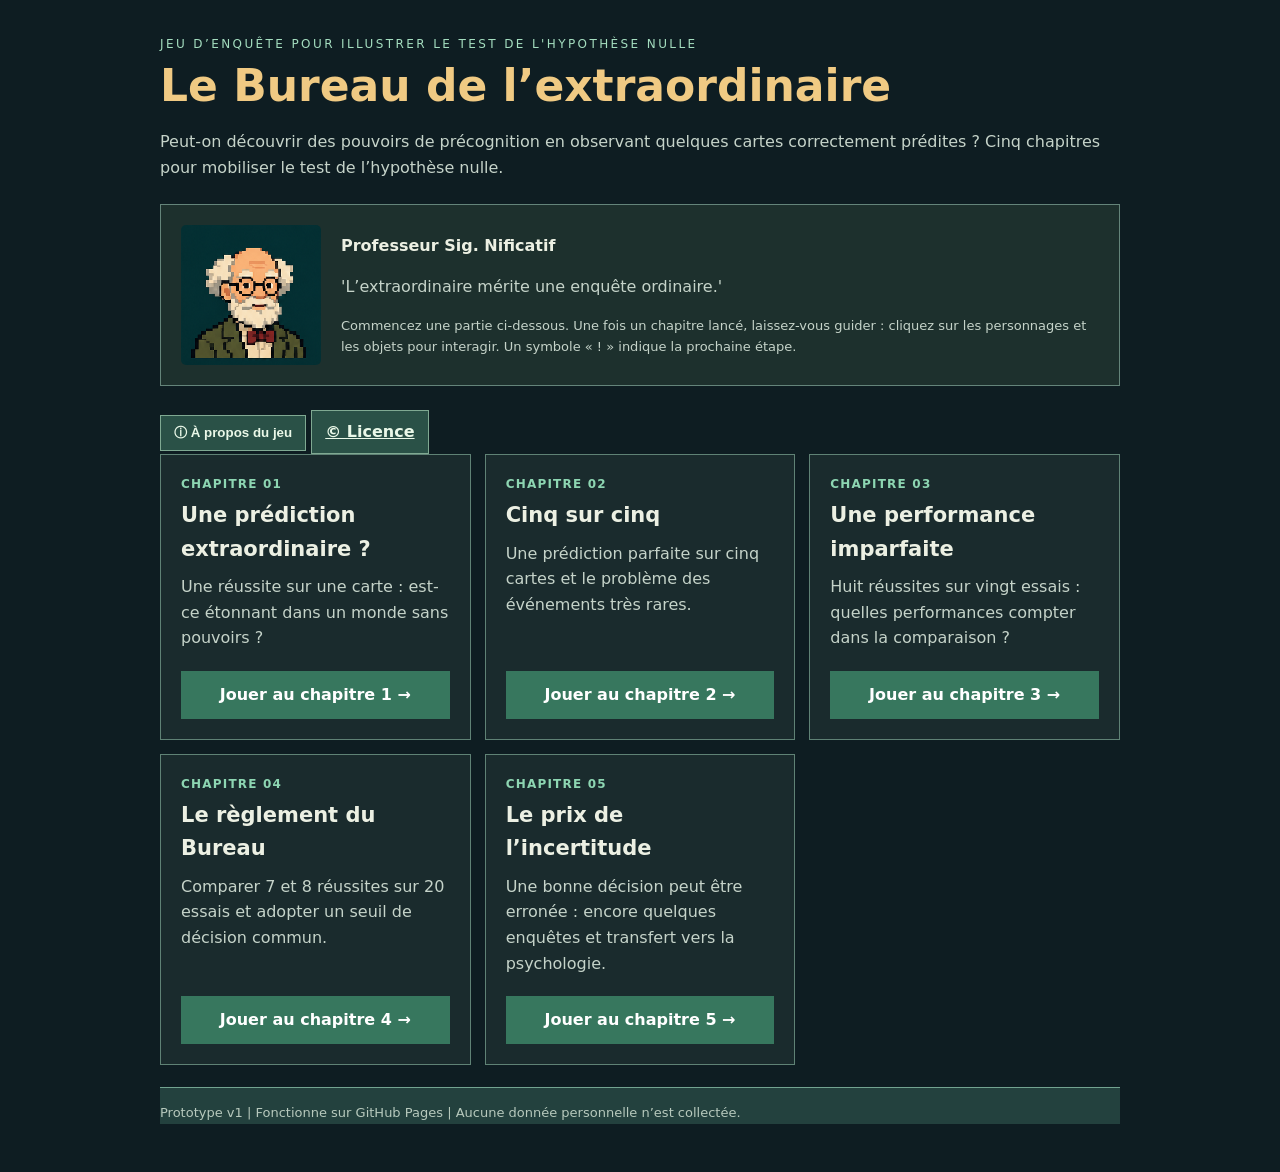
<file: index.html>
<!doctype html><html lang="fr"><head><meta charset="utf-8"><meta name="viewport" content="width=device-width, initial-scale=1"><title data-texte="commun.accueil.titre_onglet"></title><style>
*{box-sizing:border-box}body{margin:0;background:radial-gradient(ellipse at 30% 0%,#324e42 0,#0c1c24 66%);color:#f0ead7;font:16px/1.6 system-ui,Arial,sans-serif;padding:35px 16px}.container{max-width:960px;margin:0 auto}.eyebrow{color:#a4ddbf;text-transform:uppercase;letter-spacing:.2em;font-size:12px}h1{font-size:clamp(25px,5vw,44px);color:#f0ca83;line-height:1.2;margin:6px 0 15px}p{color:#c5d3c9}.hero{display:grid;grid-template-columns:140px 1fr;gap:20px;align-items:center;padding:20px;background:#1d302d;border:1px solid #64847a;margin:24px 0}.hero img{width:140px;image-rendering:pixelated}.chapters{display:grid;grid-template-columns:repeat(auto-fit,minmax(270px,1fr));gap:14px}.chapter{background:#1a2b2d;border:1px solid #5f8275;padding:20px;display:flex;flex-direction:column}.n{color:#8dd6b2;font-size:12px;letter-spacing:.1em;font-weight:700}h2{font-size:21px;margin:5px 0 8px}.chapter p{margin:0 0 20px;flex:1}.chapter a{display:block;background:#37775e;color:white;text-decoration:none;padding:11px 12px;text-align:center;font-weight:700}.chapter a:focus-visible,.chapter a:hover{background:#509273}.note{border-top:1px solid #5e7e6c;padding-top:15px;margin-top:22px;font-size:13px;color:#b7c9bd}@media(max-width:540px){.hero{grid-template-columns:72px 1fr;gap:12px}.hero img{width:72px}}
.about-link{display:inline-block;border:1px solid #7fa992;color:#eaf8e8;background:#2a5147;padding:8px 13px;font-weight:700;cursor:pointer}.about-pane{display:none;position:fixed;inset:0;background:#0a1819eb;z-index:50;align-items:center;justify-content:center;padding:16px}.about-pane.show{display:flex}.about-inner{background:#1a302d;color:#e8eee2;max-width:690px;max-height:90vh;overflow:auto;padding:23px;border:2px solid #8cad95;line-height:1.55}.about-inner p{color:#dce8df}.about-inner .line{height:1px;background:#5c7e73;margin:12px 0}.about-inner .note{background:#213b36;padding:12px}.about-inner a{color:#a1e6c7}

/* Affiché au seul retour depuis l'épilogue */
.fin-pane{display:none;position:fixed;inset:0;z-index:100;background:#071519eb;padding:16px;align-items:center;justify-content:center}
.fin-pane.show{display:flex}
.fin-panel{max-width:690px;width:100%;max-height:min(92vh,850px);overflow:auto;border:2px solid #e6c78d;background:linear-gradient(165deg,#223e36,#14282a);box-shadow:0 20px 70px #000b;padding:clamp(20px,4vw,34px);border-radius:7px}
.fin-panel .fin-eyebrow{text-transform:uppercase;font-size:12px;letter-spacing:.15em;color:#b8e0c2;font-weight:750}
.fin-panel h2{font-size:clamp(23px,3vw,31px);color:#f2d29a;line-height:1.25;margin:7px 0 16px}
.fin-panel p{color:#e6ede5;line-height:1.68;margin:11px 0}
.fin-panel a{color:#b7edcf;text-decoration:underline;text-underline-offset:3px}
.fin-panel .fin-actions{display:flex;flex-wrap:wrap;gap:12px;margin-top:20px}
.fin-panel button{border:1px solid #bcdfbb;background:#367356;color:#fff7dd;padding:12px 17px;font-weight:750;cursor:pointer}
.fin-panel button:hover,.fin-panel button:focus-visible{background:#519879}
.chapter a:focus-visible,.chapter a:hover{background:#31664f}
.fin-panel button:hover,.fin-panel button:focus-visible{background:#366b54}
.chapters{grid-template-columns:repeat(auto-fit,minmax(min(270px,100%),1fr))}
.about-inner,.fin-panel{overscroll-behavior:contain;max-height:calc(100dvh - 32px)}
</style><link rel="stylesheet" href="assets/interface.css">
<link rel="stylesheet" href="assets/epure.css?v=10"><script src="assets/dialogues.js"></script></head><body><main class="container" data-attente-contenu hidden><div class="eyebrow" data-texte="commun.accueil.surtitre"></div><h1 data-texte="commun.accueil.titre"></h1><p data-texte="commun.accueil.presentation"></p><div class="hero"><img src="assets/null.png?v=10" data-texte-alt="commun.accueil.portrait_alt"><div><strong data-texte="commun.accueil.professeur"></strong><p data-texte="commun.accueil.citation"></p><p style="margin-bottom:0;font-size:13px" data-texte="commun.accueil.commandes"></p></div></div><button class="about-link" id="about-open" data-texte="commun.accueil.ouvrir_a_propos"></button> <a class="about-link" href="LICENCE.html" data-texte="commun.accueil.ouvrir_licence"></a><div class="chapters">
<section class="chapter"><div class="n" data-texte="commun.accueil.chapitres.chapitre1.numero"></div><h2 data-texte="commun.accueil.chapitres.chapitre1.titre"></h2><p data-texte="commun.accueil.chapitres.chapitre1.presentation"></p><a href="chapitre1.html" data-texte="commun.accueil.chapitres.chapitre1.jouer"></a></section><section class="chapter"><div class="n" data-texte="commun.accueil.chapitres.chapitre2.numero"></div><h2 data-texte="commun.accueil.chapitres.chapitre2.titre"></h2><p data-texte="commun.accueil.chapitres.chapitre2.presentation"></p><a href="chapitre2.html" data-texte="commun.accueil.chapitres.chapitre2.jouer"></a></section><section class="chapter"><div class="n" data-texte="commun.accueil.chapitres.chapitre3.numero"></div><h2 data-texte="commun.accueil.chapitres.chapitre3.titre"></h2><p data-texte="commun.accueil.chapitres.chapitre3.presentation"></p><a href="chapitre3.html" data-texte="commun.accueil.chapitres.chapitre3.jouer"></a></section><section class="chapter"><div class="n" data-texte="commun.accueil.chapitres.chapitre4.numero"></div><h2 data-texte="commun.accueil.chapitres.chapitre4.titre"></h2><p data-texte="commun.accueil.chapitres.chapitre4.presentation"></p><a href="chapitre4.html" data-texte="commun.accueil.chapitres.chapitre4.jouer"></a></section><section class="chapter"><div class="n" data-texte="commun.accueil.chapitres.chapitre5.numero"></div><h2 data-texte="commun.accueil.chapitres.chapitre5.titre"></h2><p data-texte="commun.accueil.chapitres.chapitre5.presentation"></p><a href="chapitre5.html" data-texte="commun.accueil.chapitres.chapitre5.jouer"></a></section></div><p class="note" data-texte="commun.accueil.note"></p></main><div id="about-pane" class="about-pane" role="dialog" aria-modal="true" aria-labelledby="about-title"><div class="about-inner"><h2 id="about-title" tabindex="-1" data-texte="commun.a_propos.accueil.titre"></h2><template data-inserer="commun.a_propos.texte"></template><template data-inserer="commun.a_propos.accueil.note"></template><button class="about-link" id="about-close" data-texte="commun.a_propos.accueil.fermer"></button></div></div>
<div id="fin-pane" class="fin-pane" role="dialog" aria-modal="true" aria-labelledby="fin-title">
 <div class="fin-panel" tabindex="-1">
  <div class="fin-eyebrow" data-texte="commun.remerciements.surtitre"></div>
  <h2 id="fin-title" tabindex="-1" data-texte="commun.remerciements.titre"></h2>
  <p data-html="commun.remerciements.synthese"></p>
  <p data-html="commun.remerciements.precognition"></p>
  <p data-html="commun.remerciements.james_randi"></p>
  <p data-html="commun.remerciements.retours"></p>
  <div class="fin-actions"><button id="fin-close" type="button" data-texte="commun.remerciements.fermer"></button></div>
 </div>
</div>

<script src="assets/contenus.js?v=10" data-jeu="assets/accueil.js"></script>
</body></html>
</file>
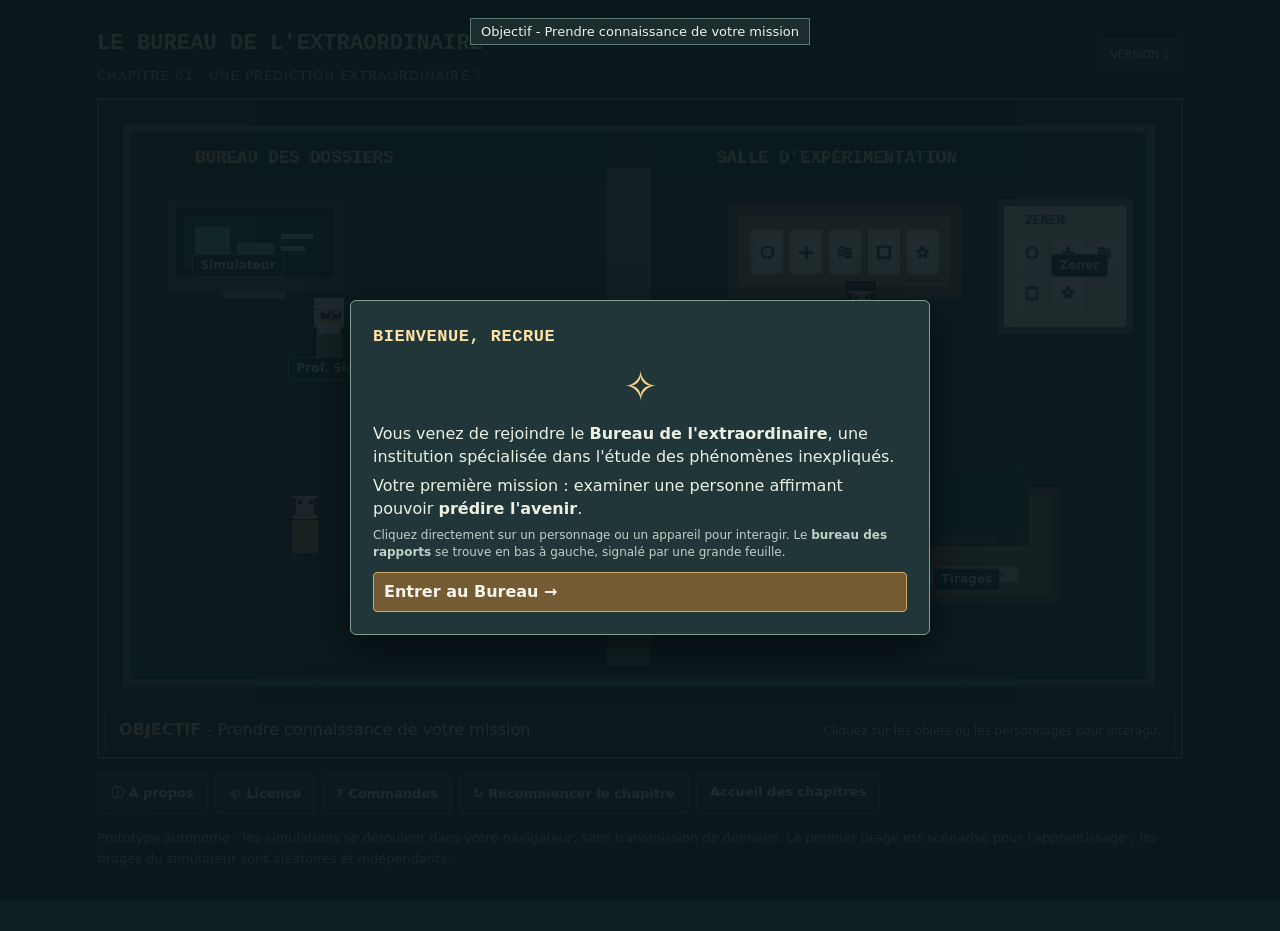
<file: chapitre1.html>
<!doctype html>
<html lang="fr"><head><meta charset="utf-8"><meta name="viewport" content="width=device-width,initial-scale=1"><title data-texte="interface.titre_onglet"></title><style>

:root{color-scheme:dark;--ink:#e8e8d7;--sub:#a8b7aa;--gold:#f0c677;--mint:#79d9b1;--panel:#1b282b;--line:#3c5352}*{box-sizing:border-box}body{margin:0;background:radial-gradient(ellipse at top,#273d3a 0%,#101b22 65%);color:var(--ink);font-family:'DM Sans',system-ui,sans-serif;min-height:100vh}button{font:inherit;cursor:pointer}button:disabled{opacity:.4;cursor:not-allowed}.wrap{max-width:1100px;margin:auto;padding:24px 18px 70px}.head{display:flex;align-items:flex-start;justify-content:space-between;gap:12px;margin-bottom:14px}.head h1{font-family:'Press Start 2P',monospace;font-size:clamp(13px,2.2vw,22px);line-height:1.7;margin:0;color:#ffdf97}.head p{font-size:13px;letter-spacing:.13em;text-transform:uppercase;color:var(--sub);margin:6px 0 0}.stamp{border:1px solid var(--line);padding:9px 11px;font-size:11px;color:var(--mint);white-space:nowrap}.shell{border:3px solid #566a5b;background:#0a151a;box-shadow:0 18px 60px #0008, inset 0 0 0 3px #253c35;position:relative;padding:8px}.game{position:relative;aspect-ratio:16/9;min-height:340px;overflow:hidden;background:#111b20}canvas{width:100%;height:100%;display:block;image-rendering:pixelated}.overlay{position:absolute;inset:0;background:#09151bc9;display:flex;align-items:center;justify-content:center;padding:20px;z-index:5;overflow:auto}.overlay.hidden{display:none}.modal{background:#1b2a2d;border:2px solid #6c887a;box-shadow:8px 9px 0 #071216;padding:22px;max-width:670px;width:100%;max-height:100%;overflow-y:auto}.modal h2{font-family:'Press Start 2P',monospace;font-size:clamp(12px,1.5vw,18px);line-height:1.7;color:var(--gold);margin:0 0 18px}.modal p{line-height:1.5;margin:9px 0}.person{color:var(--mint);font-weight:700;text-transform:uppercase;letter-spacing:.08em;font-size:12px}.dialogue{min-height:65px}.choices,.actions{display:flex;flex-direction:column;gap:9px;margin-top:18px}.actions.row{flex-direction:row;flex-wrap:wrap}.btn{background:#31564e;border:1px solid #8fb6a0;color:#fff5dc;padding:11px 13px;text-align:left;font-weight:700;transition:background .15s,transform .15s}.btn:hover:not(:disabled){background:#437669;transform:translateY(-1px)}.btn.alt{background:#2c353b;border-color:#5a7075}.btn.gold{background:#8b673b;border-color:#e2b977}.btn.active{background:#397d65;outline:2px solid #a0f2c4}.tiny{font-size:12px;color:#bed1c4}.sub{color:var(--sub)}.hud{display:flex;justify-content:space-between;align-items:center;gap:14px;flex-wrap:wrap;background:#1d2c2d;border:1px solid #3a5652;border-top:none;padding:10px 13px}.hud strong{color:var(--gold)}.controls{display:flex;align-items:center;gap:10px;flex-wrap:wrap}.key{display:inline-block;border:1px solid #63776e;padding:2px 6px;background:#263e3b;color:#e4f0df;border-bottom-width:3px;border-radius:3px;font:12px monospace}.toolbar{margin-top:16px;display:flex;flex-wrap:wrap;gap:8px}.toolbar .btn{font-size:13px}.cards{display:flex;justify-content:center;gap:8px;margin:16px 0}.card{background:#eee7d7;color:#26332d;width:clamp(44px,9vw,75px);height:clamp(70px,13vw,101px);border:3px solid #cfbea0;display:grid;place-items:center;box-shadow:3px 4px 0 #0b1414}.symbol{width:70%;height:70%}.card.flash{animation:pop .25s ease-out}@keyframes pop{from{transform:scale(.7)}to{transform:scale(1)}}.pair{display:flex;justify-content:center;gap:45px;align-items:center;flex-wrap:wrap}.pair .caption{text-align:center;margin-bottom:7px}.pair .card{margin:auto}.stats{display:flex;gap:12px;flex-wrap:wrap}.stat{background:#101d20;padding:13px;border:1px solid #385e50;flex:1;min-width:125px}.stat b{display:block;font-size:25px;color:var(--mint)}.bars{display:flex;gap:10px;align-items:flex-end;height:105px;padding:10px;background:#0f1c21;border:1px solid #395149}.barwrap{flex:1;text-align:center;font-size:12px}.bar{margin:auto;width:70%;min-height:1px;background:#91bfa9;transition:height .3s}.bar.good{background:#e8be76}.progress{height:7px;background:#0f1c21;margin:12px 0}.progress>div{background:#72cda6;height:100%;transition:width .2s}.tactile{display:none;justify-content:center;gap:6px;align-items:center;margin-top:12px}.dpad{display:grid;grid-template-columns:repeat(3,37px);gap:3px}.dpad button,.interact{height:36px;background:#29443f;color:white;border:1px solid #688979}.interact{height:75px;padding:0 24px}.bottom{margin-top:14px;font-size:13px;color:#b4c6b8;line-height:1.6}.logo{font-family:'Press Start 2P',monospace;color:var(--gold);font-size:19px;line-height:1.7}.intro{background:linear-gradient(150deg,#253d37,#0e1b24)}.intro .modal{max-width:580px}.introart{font-size:58px;text-align:center;letter-spacing:14px;color:var(--gold);margin-bottom:15px}.toast{position:absolute;top:18px;left:50%;transform:translateX(-50%);background:#112b27ee;border:1px solid #7cd9a9;padding:9px 14px;white-space:nowrap;max-width:90%;text-align:center;z-index:2;font-size:13px;pointer-events:none}.toast.hidden{display:none}.hint{position:absolute;bottom:10px;left:50%;transform:translateX(-50%);background:#111e24e8;border:1px solid #587d70;padding:6px 12px;font-size:12px;pointer-events:none;white-space:nowrap}.muted{opacity:.5}.reportlabel{margin-bottom:4px;font-weight:700;color:#efdcaf}.end{border-top:1px solid #57796c;margin-top:16px;padding-top:15px}.hidden{display:none!important}@media(max-width:650px){.wrap{padding:10px 7px 35px}.head{padding:0 5px}.stamp{display:none}.shell{padding:3px}.game{aspect-ratio:4/5;min-height:540px}.overlay{padding:9px}.modal{padding:15px}.tactile{display:flex}.pair{gap:15px}.cards{gap:4px}.hud{font-size:12px}.hint{font-size:10px}.toolbar .btn{font-size:12px}}

/* v0.4: compact conversations, no scrolling to read speech */
.overlay.dialog-mode{position:fixed;inset:0;z-index:90;padding:clamp(9px,3vw,28px);background:#07151be8}
.overlay.dialog-mode .modal{width:min(100%,645px);max-height:calc(100dvh - 24px);padding:clamp(11px,2vw,20px);overflow-y:auto}
.overlay.dialog-mode .modal h2{margin-bottom:9px}
.overlay.dialog-mode .modal p{margin:4px 0;line-height:1.46}
.overlay.dialog-mode .modal .actions{margin-top:11px;gap:6px}
.overlay.dialog-mode .modal .btn{padding:9px 11px}
.speech{display:flex;gap:14px;align-items:flex-start;min-height:82px}
.speech-copy{flex:1;min-width:0}
.speech-portrait{flex:0 0 74px;width:74px;height:85px;background:#243c38;border:2px solid #729787;box-shadow:3px 3px 0 #0c171c;display:flex;align-items:center;justify-content:center}
.speech-portrait svg{width:70px;height:80px;image-rendering:pixelated}
.speech .person{margin:1px 0 6px}
.review-answered{border-left:3px solid #83dcaf;background:#15352d;padding:9px 12px;margin:8px 0;color:#e9f4e9;font-size:13px;line-height:1.45}
.review-answered b{color:#a8efc7}
.review-answered .chosen{display:block;margin:5px 0}
.series-tabs{display:flex;justify-content:center;gap:5px;flex-wrap:wrap;margin:9px 0}
.series-tabs button{border:1px solid #68887a;background:#233a38;color:#e5e9dc;padding:7px 10px;font-size:11px;font-weight:700}
.series-tabs button.current{background:#8b673b;border-color:#f0c677;color:#fff6e2}
.series-tabs button:disabled{opacity:.35;cursor:not-allowed}
.series-summary{text-align:center;font-size:12px;color:#d5e6d8;margin:7px 0}
.card.flip-in{animation:card-appear .45s ease-out both}
@keyframes card-appear{0%{transform:rotateY(90deg);opacity:.3}100%{transform:rotateY(0);opacity:1}}
@media(max-width:530px){.speech{gap:9px}.speech-portrait{flex-basis:56px;width:56px;height:67px}.speech-portrait svg{width:52px;height:65px}.overlay.dialog-mode .modal .btn{font-size:12px;padding:8px}.overlay.dialog-mode .modal{padding:11px}}


/* v0.7 – legible, character-led story interface */
.speech-portrait{border:2px solid #91b4a0;flex:0 0 88px;width:88px;height:88px;overflow:hidden;background:#20362f}
.speech-portrait img{width:100%;height:100%;object-fit:cover;image-rendering:pixelated}
.modal .dialogue{min-height:unset}
.overlay.dialog-mode .modal{max-width:690px;max-height:calc(100dvh - 20px);overflow:auto}
.overlay.dialog-mode{padding:10px;align-items:center}
.overlay.dialog-mode .modal .actions .btn{padding:8px 10px;font-size:clamp(12px,1.4vw,14px);line-height:1.35}
.mission-chip{display:inline-flex;align-items:center;gap:5px;border:1px solid #d4c28b;background:#272b25;color:#f9e2a4;font-size:11px;padding:3px 7px}
.helpstrip{border-top:1px solid #58736a;padding-top:9px;line-height:1.45;color:#d1d9cd}
.trail{font-size:11px;color:#aacbb8;border:1px dashed #648775;padding:7px;margin-top:9px}
@media(max-width:560px){.speech-portrait{width:62px;height:72px;flex-basis:62px}.speech{gap:8px}.overlay.dialog-mode .modal{padding:9px;max-height:calc(100dvh - 12px)}.overlay.dialog-mode .modal .actions{gap:5px;margin-top:7px}.overlay.dialog-mode .modal p{font-size:13px;line-height:1.4}}

/* Keep complete question and dialogue boxes visible within the window. */
.overlay:not(.hidden){position:fixed;inset:0;z-index:90;padding:clamp(7px,2vh,18px);background:#07151be8;align-items:center;justify-content:center}
.overlay:not(.hidden) .modal{max-height:calc(100dvh - 22px);overflow-y:auto;scrollbar-color:#638a7a #152326}
.overlay:not(.hidden) .modal h2{font-size:clamp(12px,1.6vw,17px);margin-bottom:10px}
.overlay:not(.hidden) .modal p{margin:6px 0;line-height:1.45}
.overlay:not(.hidden) .modal .actions{margin-top:11px;gap:6px}
.overlay:not(.hidden) .modal .btn{padding:8px 10px;line-height:1.35}
@media(max-width:560px){.overlay:not(.hidden){padding:5px}.overlay:not(.hidden) .modal{padding:9px;max-height:calc(100dvh - 10px)}}


/* V0.7: lisibilité, repères cliquables et harmonisation */
body{background:#112024}
.game{min-height:0;aspect-ratio:16/9}
canvas{image-rendering:pixelated;image-rendering:crisp-edges}
.modal,.overlay:not(.hidden) .modal{background:#1b3030;border-color:#779d90;box-shadow:5px 5px 0 #09181b}
.modal h2{color:#f1d69a}
.overlay:not(.hidden){background:rgba(10,24,28,.91)}
.note,.compare{background:#203c3b!important;color:#e4eee7!important;border-color:#587a71!important}
.warning,.error,.bad-feedback{color:#f5d79a!important;background:#463a2c!important;border:1px solid #987b4b!important}
.review-answered{background:#1a4038;border-color:#7dd1ae;color:#f0f8ef}
.speech-portrait{background:#18332d;box-shadow:2px 2px 0 #0b191b;border-color:#85aa97}
.speech-portrait img{image-rendering:pixelated;object-position:center 12%}
.hud{position:sticky;bottom:0;z-index:3;box-shadow:0 -5px 18px #09161666}
.scene-hotspot{position:absolute;border:1px solid #8cae9c;outline:2px solid transparent;outline-offset:1px;border-radius:4px;background:rgba(10,34,30,.07);color:#fff5d6;cursor:pointer;z-index:2;transition:background .15s,border-color .15s;display:flex;align-items:flex-end;justify-content:center;padding:2px}
.scene-hotspot span{font-family:system-ui,sans-serif;font-size:clamp(9px,1.2vw,12px);font-weight:800;line-height:1.1;white-space:nowrap;background:#1b3531ed;padding:4px 5px;box-shadow:1px 2px #091916;border:1px solid #6b9783;color:#f3e2ac}
.scene-hotspot[data-hotspot=report]{border:3px solid #f4d17f;background:rgba(193,152,65,.12)}
.scene-hotspot:hover,.scene-hotspot:focus-visible{background:#62c79b44;border-color:#c8f3d8;outline-color:#d8e8c9}
.scene-hotspot[data-hotspot=report]:hover{background:#e1aa4d55}
#hint{display:none!important}
.tactile,.dpad{display:none!important}
.controls .key{display:none}
.scene-instructions{font-size:12px;color:#bdd9cc}
.introart{font-family:monospace;font-size:42px;letter-spacing:0;text-align:center;margin:4px 0 8px}
.overlay.dialog-mode .modal .btn{font-size:clamp(12px,1.2vw,14px)}
.overlay.dialog-mode .speech-copy p{line-height:1.4}
.modal .feedback-wrong{margin-top:9px;padding:9px 12px;background:#3a362c;border:1px solid #9b8c65;color:#f4dfb1}
@media(max-width:650px){.game{aspect-ratio:16/9;min-height:260px}.scene-hotspot span{font-size:9px;padding:2px 3px}.scene-hotspot{padding:0}.hud{font-size:11px}.modal .actions{gap:5px}}

/* Indication contextuelle : la prochaine interaction utile */
.scene-hotspot.is-next{border-color:#f9d47c;box-shadow:inset 0 0 0 2px #e9b85e55,0 0 0 2px #f0c77055;background:#d59e4130}
.scene-hotspot.is-next::before{content:"!";position:absolute;top:-15px;left:calc(50% - 14px);width:28px;height:28px;display:grid;place-items:center;background:#f6cc70;color:#243a32;border:2px solid #fdf0bd;border-radius:50%;font:900 19px/1 system-ui,Arial,sans-serif;box-shadow:0 2px 0 #172821,0 0 0 3px #151f1b;z-index:3;pointer-events:none;animation:next-pulse 1.9s ease-in-out infinite}
@keyframes next-pulse{0%,100%{transform:translateY(0)}50%{transform:translateY(-4px)}}
@media(prefers-reduced-motion:reduce){.scene-hotspot.is-next::before{animation:none}}
</style><link rel="stylesheet" href="assets/interface.css">
<link rel="stylesheet" href="assets/epure.css?v=10">
<script src="assets/dialogues.js"></script>
</head><body><main class="wrap" data-attente-contenu hidden><header class="head"><div><h1 data-texte="commun.interface.titre_chapitre"></h1><p data-texte="interface.sous_titre"></p></div><div class="stamp" data-texte="commun.interface.version"></div></header><div class="shell"><div class="game" id="game"><canvas id="world" width="800" height="450" data-texte-aria="commun.interface.plan_alt"></canvas><div class="scene-actions" data-texte-aria="commun.interface.elements_interactifs">
<button class="scene-hotspot" data-hotspot="sim" style="left:4%;top:8%;width:17%;height:21%"><span data-texte="commun.interface.zones.sim"></span></button>
<button class="scene-hotspot" data-hotspot="null" style="left:14.4%;top:27%;width:13%;height:19%"><span data-texte="commun.interface.zones.null"></span></button>
<button class="scene-hotspot" data-hotspot="report" style="left:26%;top:58%;width:19%;height:24%"><span data-texte="commun.interface.zones.report"></span></button>
<button class="scene-hotspot" data-hotspot="candidate" style="left:64%;top:25%;width:14%;height:21%"><span data-texte="commun.interface.zones.candidate"></span></button>
<button class="scene-hotspot" data-hotspot="zener" style="left:85%;top:9%;width:12%;height:20%"><span data-texte="commun.interface.zones.zener"></span></button>
<button class="scene-hotspot" data-hotspot="experiment" style="left:72%;top:54%;width:17%;height:27%"><span data-texte="commun.interface.zones.experiment"></span></button>
</div><div class="toast hidden" id="toast"></div><div class="hint" id="hint" data-texte="interface.indice_scene"></div><div class="overlay intro" id="overlay" role="dialog" aria-modal="true" aria-labelledby="dialog-title"><p class="dialog-objective" id="dialog-objective"></p><div class="modal" id="modal"></div></div></div><div class="hud"><div><strong id="objectiveTitle" data-texte="commun.interface.etiquette_objectif"></strong><span id="objective" aria-live="polite" data-texte="commun.interface.objectif_initial"></span></div><div><span class="scene-instructions" data-texte="commun.interface.consignes_scene"></span></div></div></div><div class="tactile"><div class="dpad"><span></span><button data-move="up" aria-label="Haut">▲</button><span></span><button data-move="left" aria-label="Gauche">◀</button><button data-move="down" aria-label="Bas">▼</button><button data-move="right" aria-label="Droite">▶</button></div><button class="interact" id="touchE">INTERAGIR</button></div><div class="toolbar"><button class="btn alt" id="about" data-texte="commun.interface.commandes.a_propos"></button><button class="btn alt" id="licence" data-texte="commun.interface.commandes.licence"></button><button class="btn alt" id="help" data-texte="interface.commandes.aide"></button><button class="btn alt" id="reset" data-texte="commun.interface.commandes.recommencer"></button><a class="btn alt" href="index.html" data-texte="commun.interface.commandes.accueil"></a></div><p class="bottom" data-texte="interface.note"></p>
</main>
<script src="assets/contenus.js?v=10" data-page="chapitre1" data-jeu="assets/chapitre1.js?v=10"></script></body></html>
</file>
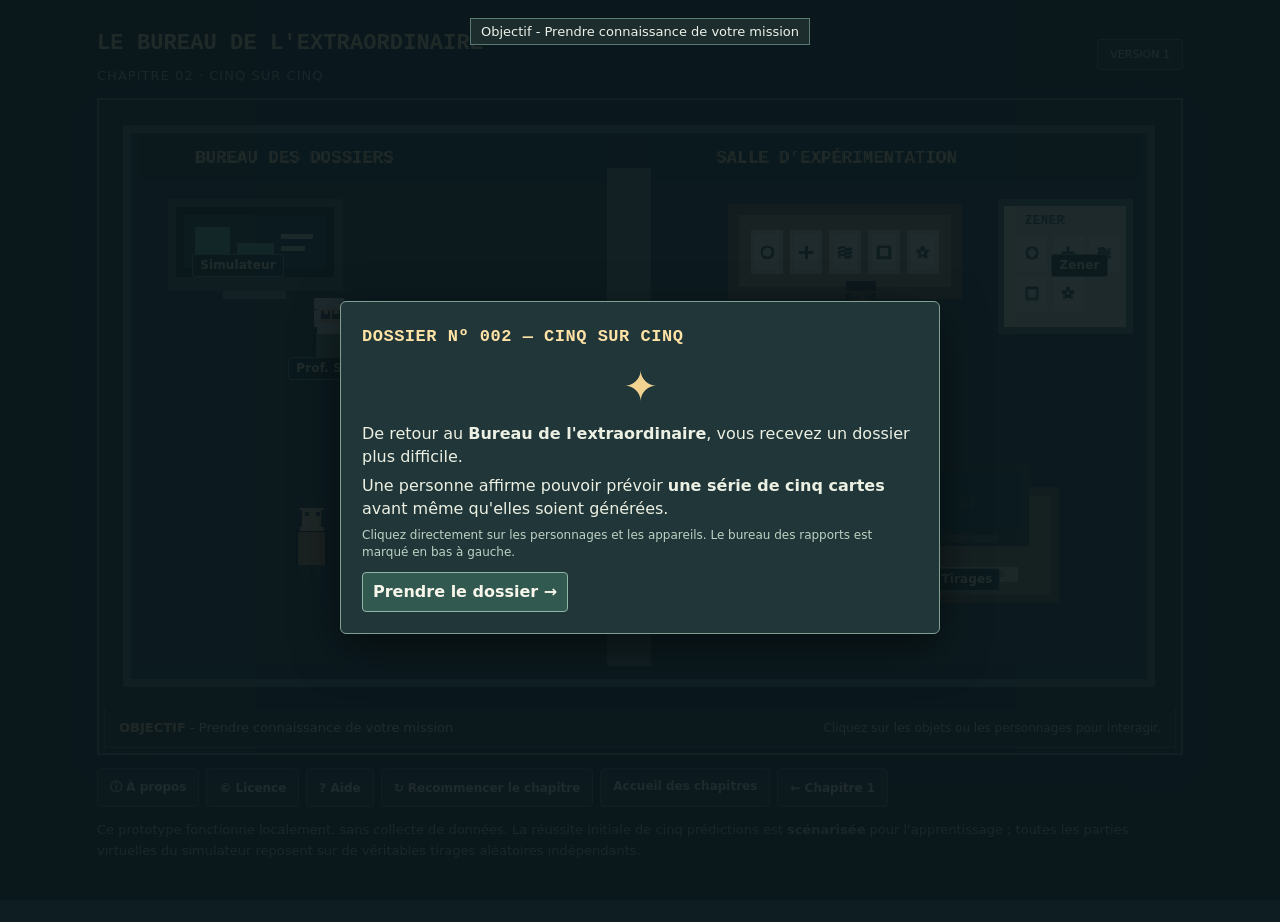
<file: chapitre2.html>
<!doctype html>
<html lang="fr">
<head>
<meta charset="utf-8"><meta name="viewport" content="width=device-width, initial-scale=1">
<title data-texte="interface.titre_onglet"></title>
<style>

:root{color-scheme:dark;--ink:#e8e8d7;--sub:#a8b7aa;--gold:#f0c677;--mint:#79d9b1;--panel:#1b282b;--line:#3c5352}
*{box-sizing:border-box}body{margin:0;background:radial-gradient(ellipse at top,#273d3a 0%,#101b22 65%);color:var(--ink);font-family:'DM Sans',system-ui,sans-serif;min-height:100vh}button{font:inherit;cursor:pointer}button:disabled{opacity:.45;cursor:not-allowed}button:focus-visible{outline:3px solid var(--gold);outline-offset:2px}a{color:var(--mint)}
.wrap{max-width:1100px;margin:auto;padding:22px 18px 45px}.head{display:flex;align-items:flex-start;justify-content:space-between;gap:12px;margin-bottom:14px}.head h1{font-family:'Press Start 2P',monospace;font-size:clamp(13px,2.2vw,22px);line-height:1.7;margin:0;color:#ffdf97}.head p{font-size:13px;letter-spacing:.12em;text-transform:uppercase;color:var(--sub);margin:6px 0 0}.stamp{border:1px solid var(--line);padding:9px 11px;font-size:11px;color:var(--mint);white-space:nowrap}
.shell{border:3px solid #566a5b;background:#0a151a;box-shadow:0 18px 60px #0008,inset 0 0 0 3px #253c35;position:relative;padding:8px}.game{position:relative;aspect-ratio:16/9;min-height:340px;overflow:hidden;background:#111b20}canvas{width:100%;height:100%;display:block;image-rendering:pixelated;touch-action:none}.overlay{position:absolute;inset:0;background:#09151bd9;display:flex;align-items:center;justify-content:center;padding:18px;z-index:5;overflow:auto}.overlay.hidden{display:none}.modal{background:#1b2a2d;border:2px solid #6c887a;box-shadow:8px 9px 0 #071216;padding:21px;max-width:760px;width:100%;max-height:100%;overflow-y:auto;scrollbar-color:#5e8a78 #152326}.modal h2{font-family:'Press Start 2P',monospace;font-size:clamp(11px,1.5vw,17px);line-height:1.7;color:var(--gold);margin:0 0 15px}.modal p{line-height:1.55;margin:9px 0}.person{color:var(--mint);font-weight:700;text-transform:uppercase;letter-spacing:.08em;font-size:12px}.dialogue{min-height:58px}.actions{display:flex;flex-direction:column;gap:8px;margin-top:17px}.actions.row{flex-direction:row;flex-wrap:wrap}.actions.compact{display:grid;grid-template-columns:repeat(3,minmax(0,1fr));gap:6px}.actions.compact .btn{font-size:12px;min-height:40px;padding:7px 9px}.btn{background:#31564e;border:1px solid #8fb6a0;color:#fff5dc;padding:10px 12px;text-align:left;font-weight:700;transition:background .15s,transform .15s}.btn:hover:not(:disabled){background:#437669;transform:translateY(-1px)}.btn.alt{background:#2c353b;border-color:#5a7075}.btn.gold{background:#8b673b;border-color:#e2b977}.btn.small{font-size:12px;padding:9px}.hud{display:flex;justify-content:space-between;align-items:center;gap:12px;flex-wrap:wrap;background:#1d2c2d;border:1px solid #3a5652;border-top:none;padding:10px 13px;font-size:13px}.hud strong{color:var(--gold)}.key{display:inline-block;border:1px solid #63776e;padding:2px 6px;background:#263e3b;color:#e4f0df;border-bottom-width:3px;border-radius:3px;font:12px monospace}.toolbar{margin-top:14px;display:flex;flex-wrap:wrap;gap:8px}.toolbar .btn{font-size:12px}.tactile{display:none;justify-content:center;gap:8px;align-items:center;margin-top:12px}.dpad{display:grid;grid-template-columns:repeat(3,38px);gap:3px}.dpad button,.interact{height:37px;background:#29443f;color:white;border:1px solid #688979}.interact{height:74px;padding:0 24px}.bottom{margin-top:13px;font-size:13px;color:#b4c6b8;line-height:1.55}.intro{background:linear-gradient(150deg,#253d37,#0e1b24)}.intro .modal{max-width:600px}.introart{font-size:52px;text-align:center;letter-spacing:14px;color:var(--gold);margin-bottom:8px}.toast{position:absolute;top:17px;left:50%;transform:translateX(-50%);background:#112b27ee;border:1px solid #7cd9a9;padding:9px 14px;white-space:normal;max-width:90%;text-align:center;z-index:2;font-size:13px;pointer-events:none}.toast.hidden{display:none}.hint{position:absolute;bottom:10px;left:50%;transform:translateX(-50%);background:#111e24e8;border:1px solid #587d70;padding:6px 12px;font-size:12px;pointer-events:none;white-space:nowrap}.hidden{display:none!important}
.cards{display:flex;justify-content:center;gap:clamp(4px,1.5vw,13px);margin:9px 0}.card{background:#eee7d7;color:#26332d;width:clamp(42px,8vw,67px);height:clamp(56px,10vw,87px);border:3px solid #cfbea0;display:grid;place-items:center;box-shadow:3px 4px 0 #0b1414;position:relative}.card.back{background:repeating-linear-gradient(45deg,#365c56,#365c56 8px,#2a4542 8px,#2a4542 16px);border-color:#7a9687;color:#b0d1c2}.card.good{outline:3px solid #7ddab0;outline-offset:1px}.card.bad{outline:3px solid #b37c69;outline-offset:1px}.symbol{width:70%;height:70%}.twoRows{display:grid;grid-template-columns:1fr;gap:5px}.small-label{text-align:center;color:#cad6cb;font-size:12px;font-weight:700;letter-spacing:.045em}.tiny{font-size:12px;color:#bed1c4}.emph{color:var(--gold);font-weight:700}.mint{color:var(--mint)}.note{border-left:3px solid #89b9a0;padding:8px 12px;background:#101d20;font-size:13px;line-height:1.5;margin:10px 0}.stats{display:grid;grid-template-columns:repeat(3,minmax(0,1fr));gap:9px;margin:11px 0}.stat{background:#101d20;padding:11px;border:1px solid #385e50;min-width:0}.stat b{display:block;font-size:clamp(17px,2.8vw,24px);color:var(--mint);font-variant-numeric:tabular-nums}.stat span{font-size:11px;color:var(--sub)}.compare{background:#111f23;border:1px solid #466156;padding:12px;margin-top:10px}.barline{display:grid;grid-template-columns:110px 1fr 70px;align-items:center;gap:9px;margin:9px 0;font-size:12px}.bartrack{background:#283a3a;height:15px;overflow:hidden}.barfill{height:100%;background:#7bc7aa;transition:width .2s}.barfill.rare{background:#e4bd76}.line{border-top:1px solid #526b61;margin:14px 0}.challenge{padding:10px;background:#14272a;border:1px solid #4c7365}.success{color:#85dfb1;font-weight:700}.warning{color:#f0c677}.littlerule{border:1px solid #537466;padding:8px 10px;background:#152622;font-size:12px;line-height:1.45}.dividerSpacer{height:6px}
@media(max-width:650px){.wrap{padding:10px 7px 35px}.head{padding:0 5px}.stamp{display:none}.shell{padding:3px}.game{aspect-ratio:4/5;min-height:570px}.overlay{padding:8px}.modal{padding:13px}.modal h2{margin-bottom:10px}.tactile{display:flex}.hud{font-size:12px}.hint{font-size:10px}.stats{gap:5px}.stat{padding:7px}.actions.compact{grid-template-columns:repeat(2,minmax(0,1fr))}.barline{grid-template-columns:84px 1fr 57px;gap:5px;font-size:11px}.card{width:clamp(40px,12vw,62px);height:clamp(53px,17vw,78px)}}


/* v0.4: compact conversations, no scrolling to read speech */
.overlay.dialog-mode{position:fixed;inset:0;z-index:90;padding:clamp(9px,3vw,28px);background:#07151be8}
.overlay.dialog-mode .modal{width:min(100%,645px);max-height:calc(100dvh - 24px);padding:clamp(11px,2vw,20px);overflow-y:auto}
.overlay.dialog-mode .modal h2{margin-bottom:9px}
.overlay.dialog-mode .modal p{margin:4px 0;line-height:1.46}
.overlay.dialog-mode .modal .actions{margin-top:11px;gap:6px}
.overlay.dialog-mode .modal .btn{padding:9px 11px}
.speech{display:flex;gap:14px;align-items:flex-start;min-height:82px}
.speech-copy{flex:1;min-width:0}
.speech-portrait{flex:0 0 74px;width:74px;height:85px;background:#243c38;border:2px solid #729787;box-shadow:3px 3px 0 #0c171c;display:flex;align-items:center;justify-content:center}
.speech-portrait svg{width:70px;height:80px;image-rendering:pixelated}
.speech .person{margin:1px 0 6px}
.review-answered{border-left:3px solid #83dcaf;background:#15352d;padding:9px 12px;margin:8px 0;color:#e9f4e9;font-size:13px;line-height:1.45}
.review-answered b{color:#a8efc7}
.review-answered .chosen{display:block;margin:5px 0}
.series-tabs{display:flex;justify-content:center;gap:5px;flex-wrap:wrap;margin:9px 0}
.series-tabs button{border:1px solid #68887a;background:#233a38;color:#e5e9dc;padding:7px 10px;font-size:11px;font-weight:700}
.series-tabs button.current{background:#8b673b;border-color:#f0c677;color:#fff6e2}
.series-tabs button:disabled{opacity:.35;cursor:not-allowed}
.series-summary{text-align:center;font-size:12px;color:#d5e6d8;margin:7px 0}
.card.flip-in{animation:card-appear .45s ease-out both}
@keyframes card-appear{0%{transform:rotateY(90deg);opacity:.3}100%{transform:rotateY(0);opacity:1}}
@media(max-width:530px){.speech{gap:9px}.speech-portrait{flex-basis:56px;width:56px;height:67px}.speech-portrait svg{width:52px;height:65px}.overlay.dialog-mode .modal .btn{font-size:12px;padding:8px}.overlay.dialog-mode .modal{padding:11px}}


/* v0.7 – legible, character-led story interface */
.speech-portrait{border:2px solid #91b4a0;flex:0 0 88px;width:88px;height:88px;overflow:hidden;background:#20362f}
.speech-portrait img{width:100%;height:100%;object-fit:cover;image-rendering:pixelated}
.modal .dialogue{min-height:unset}
.overlay.dialog-mode .modal{max-width:690px;max-height:calc(100dvh - 20px);overflow:auto}
.overlay.dialog-mode{padding:10px;align-items:center}
.overlay.dialog-mode .modal .actions .btn{padding:8px 10px;font-size:clamp(12px,1.4vw,14px);line-height:1.35}
.mission-chip{display:inline-flex;align-items:center;gap:5px;border:1px solid #d4c28b;background:#272b25;color:#f9e2a4;font-size:11px;padding:3px 7px}
.helpstrip{border-top:1px solid #58736a;padding-top:9px;line-height:1.45;color:#d1d9cd}
.trail{font-size:11px;color:#aacbb8;border:1px dashed #648775;padding:7px;margin-top:9px}
@media(max-width:560px){.speech-portrait{width:62px;height:72px;flex-basis:62px}.speech{gap:8px}.overlay.dialog-mode .modal{padding:9px;max-height:calc(100dvh - 12px)}.overlay.dialog-mode .modal .actions{gap:5px;margin-top:7px}.overlay.dialog-mode .modal p{font-size:13px;line-height:1.4}}

/* Keep complete question and dialogue boxes visible within the window. */
.overlay:not(.hidden){position:fixed;inset:0;z-index:90;padding:clamp(7px,2vh,18px);background:#07151be8;align-items:center;justify-content:center}
.overlay:not(.hidden) .modal{max-height:calc(100dvh - 22px);overflow-y:auto;scrollbar-color:#638a7a #152326}
.overlay:not(.hidden) .modal h2{font-size:clamp(12px,1.6vw,17px);margin-bottom:10px}
.overlay:not(.hidden) .modal p{margin:6px 0;line-height:1.45}
.overlay:not(.hidden) .modal .actions{margin-top:11px;gap:6px}
.overlay:not(.hidden) .modal .btn{padding:8px 10px;line-height:1.35}
@media(max-width:560px){.overlay:not(.hidden){padding:5px}.overlay:not(.hidden) .modal{padding:9px;max-height:calc(100dvh - 10px)}}


/* V0.7: lisibilité, repères cliquables et harmonisation */
body{background:#112024}
.game{min-height:0;aspect-ratio:16/9}
canvas{image-rendering:pixelated;image-rendering:crisp-edges}
.modal,.overlay:not(.hidden) .modal{background:#1b3030;border-color:#779d90;box-shadow:5px 5px 0 #09181b}
.modal h2{color:#f1d69a}
.overlay:not(.hidden){background:rgba(10,24,28,.91)}
.note,.compare{background:#203c3b!important;color:#e4eee7!important;border-color:#587a71!important}
.warning,.error,.bad-feedback{color:#f5d79a!important;background:#463a2c!important;border:1px solid #987b4b!important}
.review-answered{background:#1a4038;border-color:#7dd1ae;color:#f0f8ef}
.speech-portrait{background:#18332d;box-shadow:2px 2px 0 #0b191b;border-color:#85aa97}
.speech-portrait img{image-rendering:pixelated;object-position:center 12%}
.hud{position:sticky;bottom:0;z-index:3;box-shadow:0 -5px 18px #09161666}
.scene-hotspot{position:absolute;border:1px solid #8cae9c;outline:2px solid transparent;outline-offset:1px;border-radius:4px;background:rgba(10,34,30,.07);color:#fff5d6;cursor:pointer;z-index:2;transition:background .15s,border-color .15s;display:flex;align-items:flex-end;justify-content:center;padding:2px}
.scene-hotspot span{font-family:system-ui,sans-serif;font-size:clamp(9px,1.2vw,12px);font-weight:800;line-height:1.1;white-space:nowrap;background:#1b3531ed;padding:4px 5px;box-shadow:1px 2px #091916;border:1px solid #6b9783;color:#f3e2ac}
.scene-hotspot[data-hotspot=report]{border:3px solid #f4d17f;background:rgba(193,152,65,.12)}
.scene-hotspot:hover,.scene-hotspot:focus-visible{background:#62c79b44;border-color:#c8f3d8;outline-color:#d8e8c9}
.scene-hotspot[data-hotspot=report]:hover{background:#e1aa4d55}
#hint{display:none!important}
.tactile,.dpad{display:none!important}
.controls .key{display:none}
.scene-instructions{font-size:12px;color:#bdd9cc}
.introart{font-family:monospace;font-size:42px;letter-spacing:0;text-align:center;margin:4px 0 8px}
.overlay.dialog-mode .modal .btn{font-size:clamp(12px,1.2vw,14px)}
.overlay.dialog-mode .speech-copy p{line-height:1.4}
.modal .feedback-wrong{margin-top:9px;padding:9px 12px;background:#3a362c;border:1px solid #9b8c65;color:#f4dfb1}
@media(max-width:650px){.game{aspect-ratio:16/9;min-height:260px}.scene-hotspot span{font-size:9px;padding:2px 3px}.scene-hotspot{padding:0}.hud{font-size:11px}.modal .actions{gap:5px}}

/* Indication contextuelle : la prochaine interaction utile */
.scene-hotspot.is-next{border-color:#f9d47c;box-shadow:inset 0 0 0 2px #e9b85e55,0 0 0 2px #f0c77055;background:#d59e4130}
.scene-hotspot.is-next::before{content:"!";position:absolute;top:-15px;left:calc(50% - 14px);width:28px;height:28px;display:grid;place-items:center;background:#f6cc70;color:#243a32;border:2px solid #fdf0bd;border-radius:50%;font:900 19px/1 system-ui,Arial,sans-serif;box-shadow:0 2px 0 #172821,0 0 0 3px #151f1b;z-index:3;pointer-events:none;animation:next-pulse 1.9s ease-in-out infinite}
@keyframes next-pulse{0%,100%{transform:translateY(0)}50%{transform:translateY(-4px)}}
@media(prefers-reduced-motion:reduce){.scene-hotspot.is-next::before{animation:none}}
</style>
<link rel="stylesheet" href="assets/interface.css">
<link rel="stylesheet" href="assets/epure.css?v=10">
<script src="assets/dialogues.js"></script>
</head>
<body><main class="wrap" data-attente-contenu hidden>
<header class="head"><div><h1 data-texte="commun.interface.titre_chapitre"></h1><p data-texte="interface.sous_titre"></p></div><div class="stamp" data-texte="commun.interface.version"></div></header>
<div class="shell"><div class="game" id="game"><canvas id="world" width="800" height="450" data-texte-aria="commun.interface.plan_alt"></canvas><div class="scene-actions" data-texte-aria="commun.interface.elements_interactifs">
<button class="scene-hotspot" data-hotspot="sim" style="left:4%;top:8%;width:17%;height:21%"><span data-texte="commun.interface.zones.sim"></span></button>
<button class="scene-hotspot" data-hotspot="null" style="left:14.4%;top:27%;width:13%;height:19%"><span data-texte="commun.interface.zones.null"></span></button>
<button class="scene-hotspot" data-hotspot="report" style="left:26%;top:58%;width:19%;height:24%"><span data-texte="commun.interface.zones.report"></span></button>
<button class="scene-hotspot" data-hotspot="candidate" style="left:64%;top:25%;width:14%;height:21%"><span data-texte="commun.interface.zones.candidate"></span></button>
<button class="scene-hotspot" data-hotspot="zener" style="left:85%;top:9%;width:12%;height:20%"><span data-texte="commun.interface.zones.zener"></span></button>
<button class="scene-hotspot" data-hotspot="experiment" style="left:72%;top:54%;width:17%;height:27%"><span data-texte="commun.interface.zones.experiment"></span></button>
</div><div class="toast hidden" id="toast"></div><div class="hint" id="hint" data-texte="interface.indice_scene"></div><div class="overlay intro" id="overlay" role="dialog" aria-modal="true" aria-labelledby="dialog-title"><p class="dialog-objective" id="dialog-objective"></p><div class="modal" id="modal"></div></div></div>
<div class="hud"><div><strong data-texte="commun.interface.etiquette_objectif"></strong><span id="objective" aria-live="polite" data-texte="commun.interface.objectif_initial"></span></div><div><span class="scene-instructions" data-texte="commun.interface.consignes_scene"></span></div></div></div>
<div class="tactile"><div class="dpad"><span></span><button data-move="up" aria-label="Haut">▲</button><span></span><button data-move="left" aria-label="Gauche">◀</button><button data-move="down" aria-label="Bas">▼</button><button data-move="right" aria-label="Droite">▶</button></div><button class="interact" id="touchE">INTERAGIR</button></div>
<div class="toolbar"><button class="btn alt" id="about" data-texte="commun.interface.commandes.a_propos"></button><button class="btn alt" id="licence" data-texte="commun.interface.commandes.licence"></button><button class="btn alt" id="help" data-texte="interface.commandes.aide"></button><button class="btn alt" id="reset" data-texte="commun.interface.commandes.recommencer"></button><a class="btn alt" href="index.html" data-texte="commun.interface.commandes.accueil"></a><button class="btn alt" id="back" data-texte="interface.commandes.chapitre_precedent"></button></div>
<p class="bottom" data-html="interface.note"></p>
</main>
<script src="assets/contenus.js?v=10" data-page="chapitre2" data-jeu="assets/chapitre2.js?v=10"></script></body></html>
</file>
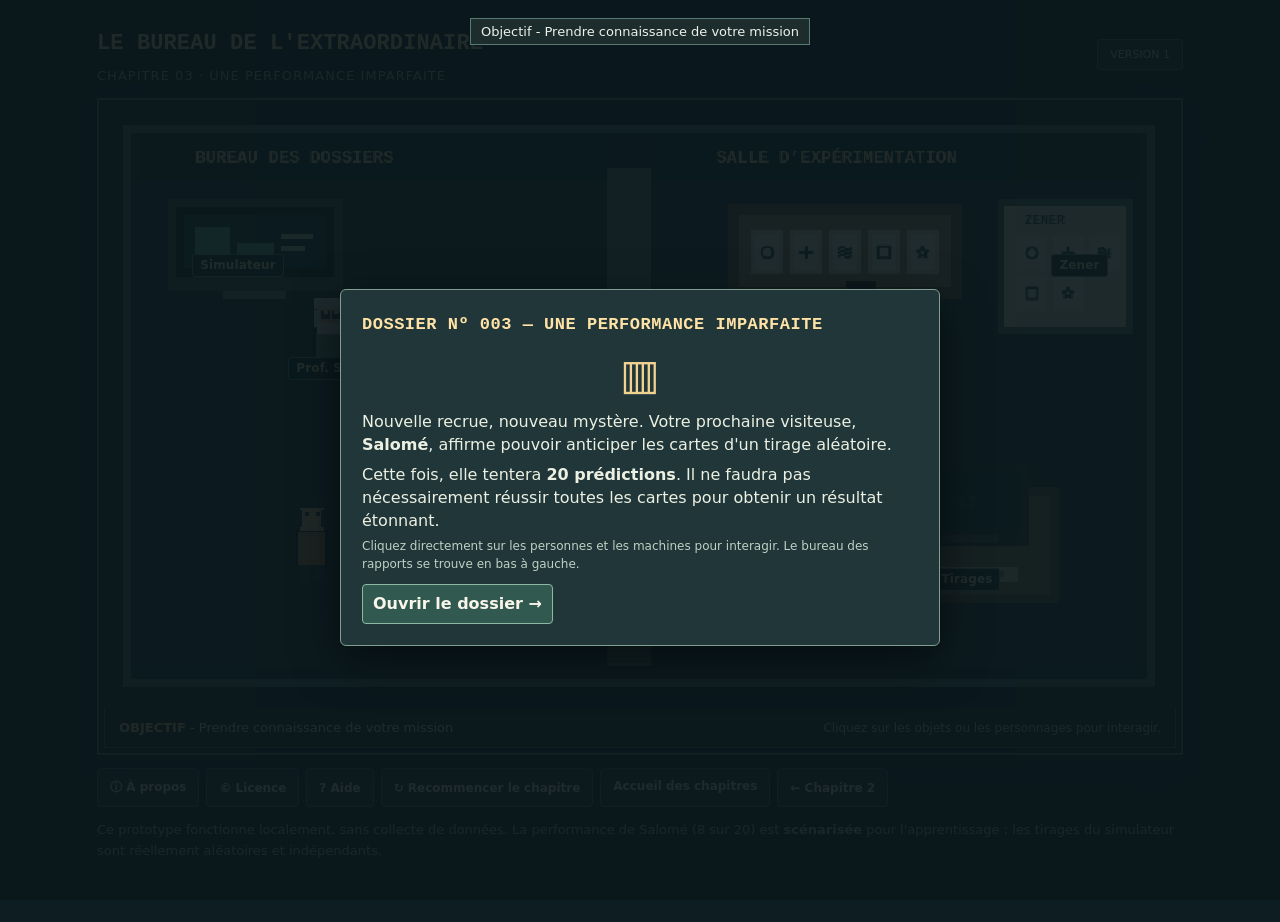
<file: chapitre3.html>
<!doctype html>
<html lang="fr">
<head>
<meta charset="utf-8"><meta name="viewport" content="width=device-width, initial-scale=1">
<title data-texte="interface.titre_onglet"></title>
<style>

:root{color-scheme:dark;--ink:#e8e8d7;--sub:#a8b7aa;--gold:#f0c677;--mint:#79d9b1;--panel:#1b282b;--line:#3c5352}
*{box-sizing:border-box}body{margin:0;background:radial-gradient(ellipse at top,#273d3a 0%,#101b22 65%);color:var(--ink);font-family:'DM Sans',system-ui,sans-serif;min-height:100vh}button{font:inherit;cursor:pointer}button:disabled{opacity:.45;cursor:not-allowed}button:focus-visible{outline:3px solid var(--gold);outline-offset:2px}a{color:var(--mint)}
.wrap{max-width:1100px;margin:auto;padding:22px 18px 45px}.head{display:flex;align-items:flex-start;justify-content:space-between;gap:12px;margin-bottom:14px}.head h1{font-family:'Press Start 2P',monospace;font-size:clamp(13px,2.2vw,22px);line-height:1.7;margin:0;color:#ffdf97}.head p{font-size:13px;letter-spacing:.12em;text-transform:uppercase;color:var(--sub);margin:6px 0 0}.stamp{border:1px solid var(--line);padding:9px 11px;font-size:11px;color:var(--mint);white-space:nowrap}
.shell{border:3px solid #566a5b;background:#0a151a;box-shadow:0 18px 60px #0008,inset 0 0 0 3px #253c35;position:relative;padding:8px}.game{position:relative;aspect-ratio:16/9;min-height:340px;overflow:hidden;background:#111b20}canvas{width:100%;height:100%;display:block;image-rendering:pixelated;touch-action:none}.overlay{position:absolute;inset:0;background:#09151bd9;display:flex;align-items:center;justify-content:center;padding:18px;z-index:5;overflow:auto}.overlay.hidden{display:none}.modal{background:#1b2a2d;border:2px solid #6c887a;box-shadow:8px 9px 0 #071216;padding:21px;max-width:760px;width:100%;max-height:100%;overflow-y:auto;scrollbar-color:#5e8a78 #152326}.modal h2{font-family:'Press Start 2P',monospace;font-size:clamp(11px,1.5vw,17px);line-height:1.7;color:var(--gold);margin:0 0 15px}.modal p{line-height:1.55;margin:9px 0}.person{color:var(--mint);font-weight:700;text-transform:uppercase;letter-spacing:.08em;font-size:12px}.dialogue{min-height:58px}.actions{display:flex;flex-direction:column;gap:8px;margin-top:17px}.actions.row{flex-direction:row;flex-wrap:wrap}.actions.compact{display:grid;grid-template-columns:repeat(3,minmax(0,1fr));gap:6px}.actions.compact .btn{font-size:12px;min-height:40px;padding:7px 9px}.btn{background:#31564e;border:1px solid #8fb6a0;color:#fff5dc;padding:10px 12px;text-align:left;font-weight:700;transition:background .15s,transform .15s}.btn:hover:not(:disabled){background:#437669;transform:translateY(-1px)}.btn.alt{background:#2c353b;border-color:#5a7075}.btn.gold{background:#8b673b;border-color:#e2b977}.btn.small{font-size:12px;padding:9px}.hud{display:flex;justify-content:space-between;align-items:center;gap:12px;flex-wrap:wrap;background:#1d2c2d;border:1px solid #3a5652;border-top:none;padding:10px 13px;font-size:13px}.hud strong{color:var(--gold)}.key{display:inline-block;border:1px solid #63776e;padding:2px 6px;background:#263e3b;color:#e4f0df;border-bottom-width:3px;border-radius:3px;font:12px monospace}.toolbar{margin-top:14px;display:flex;flex-wrap:wrap;gap:8px}.toolbar .btn{font-size:12px}.tactile{display:none;justify-content:center;gap:8px;align-items:center;margin-top:12px}.dpad{display:grid;grid-template-columns:repeat(3,38px);gap:3px}.dpad button,.interact{height:37px;background:#29443f;color:white;border:1px solid #688979}.interact{height:74px;padding:0 24px}.bottom{margin-top:13px;font-size:13px;color:#b4c6b8;line-height:1.55}.intro{background:linear-gradient(150deg,#253d37,#0e1b24)}.intro .modal{max-width:600px}.introart{font-size:52px;text-align:center;letter-spacing:14px;color:var(--gold);margin-bottom:8px}.toast{position:absolute;top:17px;left:50%;transform:translateX(-50%);background:#112b27ee;border:1px solid #7cd9a9;padding:9px 14px;white-space:normal;max-width:90%;text-align:center;z-index:2;font-size:13px;pointer-events:none}.toast.hidden{display:none}.hint{position:absolute;bottom:10px;left:50%;transform:translateX(-50%);background:#111e24e8;border:1px solid #587d70;padding:6px 12px;font-size:12px;pointer-events:none;white-space:nowrap}.hidden{display:none!important}
.cards{display:flex;justify-content:center;gap:clamp(4px,1.5vw,13px);margin:9px 0}.card{background:#eee7d7;color:#26332d;width:clamp(42px,8vw,67px);height:clamp(56px,10vw,87px);border:3px solid #cfbea0;display:grid;place-items:center;box-shadow:3px 4px 0 #0b1414;position:relative}.card.back{background:repeating-linear-gradient(45deg,#365c56,#365c56 8px,#2a4542 8px,#2a4542 16px);border-color:#7a9687;color:#b0d1c2}.card.good{outline:3px solid #7ddab0;outline-offset:1px}.card.bad{outline:3px solid #b37c69;outline-offset:1px}.symbol{width:70%;height:70%}.twoRows{display:grid;grid-template-columns:1fr;gap:5px}.small-label{text-align:center;color:#cad6cb;font-size:12px;font-weight:700;letter-spacing:.045em}.tiny{font-size:12px;color:#bed1c4}.emph{color:var(--gold);font-weight:700}.mint{color:var(--mint)}.note{border-left:3px solid #89b9a0;padding:8px 12px;background:#101d20;font-size:13px;line-height:1.5;margin:10px 0}.stats{display:grid;grid-template-columns:repeat(3,minmax(0,1fr));gap:9px;margin:11px 0}.stat{background:#101d20;padding:11px;border:1px solid #385e50;min-width:0}.stat b{display:block;font-size:clamp(17px,2.8vw,24px);color:var(--mint);font-variant-numeric:tabular-nums}.stat span{font-size:11px;color:var(--sub)}.compare{background:#111f23;border:1px solid #466156;padding:12px;margin-top:10px}.barline{display:grid;grid-template-columns:110px 1fr 70px;align-items:center;gap:9px;margin:9px 0;font-size:12px}.bartrack{background:#283a3a;height:15px;overflow:hidden}.barfill{height:100%;background:#7bc7aa;transition:width .2s}.barfill.rare{background:#e4bd76}.line{border-top:1px solid #526b61;margin:14px 0}.challenge{padding:10px;background:#14272a;border:1px solid #4c7365}.success{color:#85dfb1;font-weight:700}.warning{color:#f0c677}.littlerule{border:1px solid #537466;padding:8px 10px;background:#152622;font-size:12px;line-height:1.45}.dividerSpacer{height:6px}
@media(max-width:650px){.wrap{padding:10px 7px 35px}.head{padding:0 5px}.stamp{display:none}.shell{padding:3px}.game{aspect-ratio:4/5;min-height:570px}.overlay{padding:8px}.modal{padding:13px}.modal h2{margin-bottom:10px}.tactile{display:flex}.hud{font-size:12px}.hint{font-size:10px}.stats{gap:5px}.stat{padding:7px}.actions.compact{grid-template-columns:repeat(2,minmax(0,1fr))}.barline{grid-template-columns:84px 1fr 57px;gap:5px;font-size:11px}.card{width:clamp(40px,12vw,62px);height:clamp(53px,17vw,78px)}}

.hist{display:flex;gap:2px;align-items:stretch;height:166px;border-bottom:2px solid #729181;margin:10px 0 24px;padding:0 2px;position:relative}
.hcol{flex:1;min-width:0;display:flex;flex-direction:column;justify-content:flex-end;align-items:center;position:relative}
.hbar{width:100%;max-width:35px;background:#6da58f;transition:height .25s;position:relative}
.hbar.tail{background:#f0c677}
.hlabel{position:absolute;bottom:-18px;font-size:10px;color:#a8c9b9;left:50%;transform:translateX(-50%)}
.hobs{position:absolute;bottom:0;top:0;left:39.5%;border-left:2px dashed #f0c677;pointer-events:none;opacity:.6}
.scoretable{display:grid;grid-template-columns:repeat(10,minmax(0,1fr));gap:4px;margin:10px 0}
.scoredot{padding:5px 2px;background:#314047;border:1px solid #5e7370;text-align:center;font:11px monospace;color:#d0ddd4}
.scoredot.hit{background:#245947;border-color:#88d8b3;color:#d0ffe5}
@media(max-width:650px){.hist{height:130px;gap:1px}.hlabel{font-size:9px}.scoretable{grid-template-columns:repeat(5,minmax(0,1fr))}}


.modal.sim-screen{padding:12px 17px}
.sim-screen h2{margin:0 0 8px}
.sim-screen p{margin:5px 0;line-height:1.38}
.sim-screen .stats{margin:6px 0}
.sim-screen .stat{padding:7px}
.sim-screen .note{padding:6px 9px;margin:6px 0}
.sim-screen .hist{height:112px;margin:5px 0 20px}
.sim-screen .line{margin:7px 0}
.sim-screen .actions{margin-top:7px;gap:4px}
.sim-screen .actions.compact .btn{padding:5px 7px;min-height:32px;font-size:11px}

/* v0.4: compact conversations, no scrolling to read speech */
.overlay.dialog-mode{position:fixed;inset:0;z-index:90;padding:clamp(9px,3vw,28px);background:#07151be8}
.overlay.dialog-mode .modal{width:min(100%,645px);max-height:calc(100dvh - 24px);padding:clamp(11px,2vw,20px);overflow-y:auto}
.overlay.dialog-mode .modal h2{margin-bottom:9px}
.overlay.dialog-mode .modal p{margin:4px 0;line-height:1.46}
.overlay.dialog-mode .modal .actions{margin-top:11px;gap:6px}
.overlay.dialog-mode .modal .btn{padding:9px 11px}
.speech{display:flex;gap:14px;align-items:flex-start;min-height:82px}
.speech-copy{flex:1;min-width:0}
.speech-portrait{flex:0 0 74px;width:74px;height:85px;background:#243c38;border:2px solid #729787;box-shadow:3px 3px 0 #0c171c;display:flex;align-items:center;justify-content:center}
.speech-portrait svg{width:70px;height:80px;image-rendering:pixelated}
.speech .person{margin:1px 0 6px}
.review-answered{border-left:3px solid #83dcaf;background:#15352d;padding:9px 12px;margin:8px 0;color:#e9f4e9;font-size:13px;line-height:1.45}
.review-answered b{color:#a8efc7}
.review-answered .chosen{display:block;margin:5px 0}
.series-tabs{display:flex;justify-content:center;gap:5px;flex-wrap:wrap;margin:9px 0}
.series-tabs button{border:1px solid #68887a;background:#233a38;color:#e5e9dc;padding:7px 10px;font-size:11px;font-weight:700}
.series-tabs button.current{background:#8b673b;border-color:#f0c677;color:#fff6e2}
.series-tabs button:disabled{opacity:.35;cursor:not-allowed}
.series-summary{text-align:center;font-size:12px;color:#d5e6d8;margin:7px 0}
.card.flip-in{animation:card-appear .45s ease-out both}
@keyframes card-appear{0%{transform:rotateY(90deg);opacity:.3}100%{transform:rotateY(0);opacity:1}}
@media(max-width:530px){.speech{gap:9px}.speech-portrait{flex-basis:56px;width:56px;height:67px}.speech-portrait svg{width:52px;height:65px}.overlay.dialog-mode .modal .btn{font-size:12px;padding:8px}.overlay.dialog-mode .modal{padding:11px}}


/* v0.7 – legible, character-led story interface */
.speech-portrait{border:2px solid #91b4a0;flex:0 0 88px;width:88px;height:88px;overflow:hidden;background:#20362f}
.speech-portrait img{width:100%;height:100%;object-fit:cover;image-rendering:pixelated}
.modal .dialogue{min-height:unset}
.overlay.dialog-mode .modal{max-width:690px;max-height:calc(100dvh - 20px);overflow:auto}
.overlay.dialog-mode{padding:10px;align-items:center}
.overlay.dialog-mode .modal .actions .btn{padding:8px 10px;font-size:clamp(12px,1.4vw,14px);line-height:1.35}
.mission-chip{display:inline-flex;align-items:center;gap:5px;border:1px solid #d4c28b;background:#272b25;color:#f9e2a4;font-size:11px;padding:3px 7px}
.helpstrip{border-top:1px solid #58736a;padding-top:9px;line-height:1.45;color:#d1d9cd}
.trail{font-size:11px;color:#aacbb8;border:1px dashed #648775;padding:7px;margin-top:9px}
@media(max-width:560px){.speech-portrait{width:62px;height:72px;flex-basis:62px}.speech{gap:8px}.overlay.dialog-mode .modal{padding:9px;max-height:calc(100dvh - 12px)}.overlay.dialog-mode .modal .actions{gap:5px;margin-top:7px}.overlay.dialog-mode .modal p{font-size:13px;line-height:1.4}}

/* Keep complete question and dialogue boxes visible within the window. */
.overlay:not(.hidden){position:fixed;inset:0;z-index:90;padding:clamp(7px,2vh,18px);background:#07151be8;align-items:center;justify-content:center}
.overlay:not(.hidden) .modal{max-height:calc(100dvh - 22px);overflow-y:auto;scrollbar-color:#638a7a #152326}
.overlay:not(.hidden) .modal h2{font-size:clamp(12px,1.6vw,17px);margin-bottom:10px}
.overlay:not(.hidden) .modal p{margin:6px 0;line-height:1.45}
.overlay:not(.hidden) .modal .actions{margin-top:11px;gap:6px}
.overlay:not(.hidden) .modal .btn{padding:8px 10px;line-height:1.35}
@media(max-width:560px){.overlay:not(.hidden){padding:5px}.overlay:not(.hidden) .modal{padding:9px;max-height:calc(100dvh - 10px)}}


/* V0.7: lisibilité, repères cliquables et harmonisation */
body{background:#112024}
.game{min-height:0;aspect-ratio:16/9}
canvas{image-rendering:pixelated;image-rendering:crisp-edges}
.modal,.overlay:not(.hidden) .modal{background:#1b3030;border-color:#779d90;box-shadow:5px 5px 0 #09181b}
.modal h2{color:#f1d69a}
.overlay:not(.hidden){background:rgba(10,24,28,.91)}
.note,.compare{background:#203c3b!important;color:#e4eee7!important;border-color:#587a71!important}
.warning,.error,.bad-feedback{color:#f5d79a!important;background:#463a2c!important;border:1px solid #987b4b!important}
.review-answered{background:#1a4038;border-color:#7dd1ae;color:#f0f8ef}
.speech-portrait{background:#18332d;box-shadow:2px 2px 0 #0b191b;border-color:#85aa97}
.speech-portrait img{image-rendering:pixelated;object-position:center 12%}
.hud{position:sticky;bottom:0;z-index:3;box-shadow:0 -5px 18px #09161666}
.scene-hotspot{position:absolute;border:1px solid #8cae9c;outline:2px solid transparent;outline-offset:1px;border-radius:4px;background:rgba(10,34,30,.07);color:#fff5d6;cursor:pointer;z-index:2;transition:background .15s,border-color .15s;display:flex;align-items:flex-end;justify-content:center;padding:2px}
.scene-hotspot span{font-family:system-ui,sans-serif;font-size:clamp(9px,1.2vw,12px);font-weight:800;line-height:1.1;white-space:nowrap;background:#1b3531ed;padding:4px 5px;box-shadow:1px 2px #091916;border:1px solid #6b9783;color:#f3e2ac}
.scene-hotspot[data-hotspot=report]{border:3px solid #f4d17f;background:rgba(193,152,65,.12)}
.scene-hotspot:hover,.scene-hotspot:focus-visible{background:#62c79b44;border-color:#c8f3d8;outline-color:#d8e8c9}
.scene-hotspot[data-hotspot=report]:hover{background:#e1aa4d55}
#hint{display:none!important}
.tactile,.dpad{display:none!important}
.controls .key{display:none}
.scene-instructions{font-size:12px;color:#bdd9cc}
.introart{font-family:monospace;font-size:42px;letter-spacing:0;text-align:center;margin:4px 0 8px}
.overlay.dialog-mode .modal .btn{font-size:clamp(12px,1.2vw,14px)}
.overlay.dialog-mode .speech-copy p{line-height:1.4}
.modal .feedback-wrong{margin-top:9px;padding:9px 12px;background:#3a362c;border:1px solid #9b8c65;color:#f4dfb1}
@media(max-width:650px){.game{aspect-ratio:16/9;min-height:260px}.scene-hotspot span{font-size:9px;padding:2px 3px}.scene-hotspot{padding:0}.hud{font-size:11px}.modal .actions{gap:5px}}

/* Indication contextuelle : la prochaine interaction utile */
.scene-hotspot.is-next{border-color:#f9d47c;box-shadow:inset 0 0 0 2px #e9b85e55,0 0 0 2px #f0c77055;background:#d59e4130}
.scene-hotspot.is-next::before{content:"!";position:absolute;top:-15px;left:calc(50% - 14px);width:28px;height:28px;display:grid;place-items:center;background:#f6cc70;color:#243a32;border:2px solid #fdf0bd;border-radius:50%;font:900 19px/1 system-ui,Arial,sans-serif;box-shadow:0 2px 0 #172821,0 0 0 3px #151f1b;z-index:3;pointer-events:none;animation:next-pulse 1.9s ease-in-out infinite}
@keyframes next-pulse{0%,100%{transform:translateY(0)}50%{transform:translateY(-4px)}}
@media(prefers-reduced-motion:reduce){.scene-hotspot.is-next::before{animation:none}}
</style>
<link rel="stylesheet" href="assets/interface.css">
<link rel="stylesheet" href="assets/epure.css?v=10">
<script src="assets/dialogues.js"></script>
</head>
<body><main class="wrap" data-attente-contenu hidden>
<header class="head"><div><h1 data-texte="commun.interface.titre_chapitre"></h1><p data-texte="interface.sous_titre"></p></div><div class="stamp" data-texte="commun.interface.version"></div></header>
<div class="shell"><div class="game" id="game"><canvas id="world" width="800" height="450" data-texte-aria="commun.interface.plan_alt"></canvas><div class="scene-actions" data-texte-aria="commun.interface.elements_interactifs">
<button class="scene-hotspot" data-hotspot="sim" style="left:4%;top:8%;width:17%;height:21%"><span data-texte="commun.interface.zones.sim"></span></button>
<button class="scene-hotspot" data-hotspot="null" style="left:14.4%;top:27%;width:13%;height:19%"><span data-texte="commun.interface.zones.null"></span></button>
<button class="scene-hotspot" data-hotspot="report" style="left:26%;top:58%;width:19%;height:24%"><span data-texte="commun.interface.zones.report"></span></button>
<button class="scene-hotspot" data-hotspot="candidate" style="left:64%;top:25%;width:14%;height:21%"><span data-texte="commun.interface.zones.candidate"></span></button>
<button class="scene-hotspot" data-hotspot="zener" style="left:85%;top:9%;width:12%;height:20%"><span data-texte="commun.interface.zones.zener"></span></button>
<button class="scene-hotspot" data-hotspot="experiment" style="left:72%;top:54%;width:17%;height:27%"><span data-texte="commun.interface.zones.experiment"></span></button>
</div><div class="toast hidden" id="toast"></div><div class="hint" id="hint" data-texte="interface.indice_scene"></div><div class="overlay intro" id="overlay" role="dialog" aria-modal="true" aria-labelledby="dialog-title"><p class="dialog-objective" id="dialog-objective"></p><div class="modal" id="modal"></div></div></div>
<div class="hud"><div><strong data-texte="commun.interface.etiquette_objectif"></strong><span id="objective" aria-live="polite" data-texte="commun.interface.objectif_initial"></span></div><div><span class="scene-instructions" data-texte="commun.interface.consignes_scene"></span></div></div></div>
<div class="tactile"><div class="dpad"><span></span><button data-move="up" aria-label="Haut">▲</button><span></span><button data-move="left" aria-label="Gauche">◀</button><button data-move="down" aria-label="Bas">▼</button><button data-move="right" aria-label="Droite">▶</button></div><button class="interact" id="touchE">INTERAGIR</button></div>
<div class="toolbar"><button class="btn alt" id="about" data-texte="commun.interface.commandes.a_propos"></button><button class="btn alt" id="licence" data-texte="commun.interface.commandes.licence"></button><button class="btn alt" id="help" data-texte="interface.commandes.aide"></button><button class="btn alt" id="reset" data-texte="commun.interface.commandes.recommencer"></button><a class="btn alt" href="index.html" data-texte="commun.interface.commandes.accueil"></a><button class="btn alt" id="back" data-texte="interface.commandes.chapitre_precedent"></button></div>
<p class="bottom" data-html="interface.note"></p>
</main>
<script src="assets/contenus.js?v=10" data-page="chapitre3" data-jeu="assets/chapitre3.js?v=10"></script></body></html>
</file>
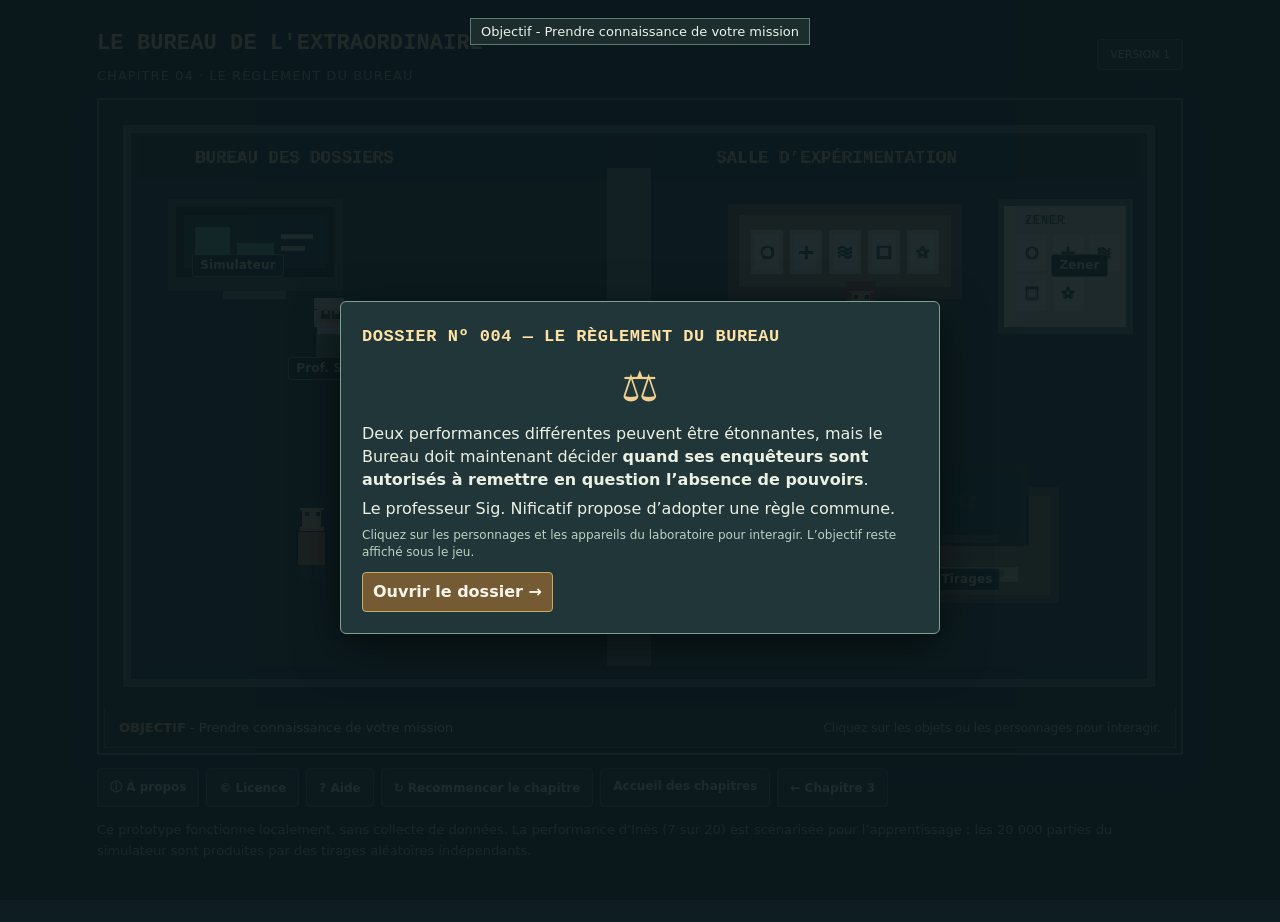
<file: chapitre4.html>
<!doctype html>
<html lang="fr">
<head>
<meta charset="utf-8"><meta name="viewport" content="width=device-width, initial-scale=1">
<title data-texte="interface.titre_onglet"></title>
<style>

:root{color-scheme:dark;--ink:#e8e8d7;--sub:#a8b7aa;--gold:#f0c677;--mint:#79d9b1;--panel:#1b282b;--line:#3c5352}
*{box-sizing:border-box}body{margin:0;background:radial-gradient(ellipse at top,#273d3a 0%,#101b22 65%);color:var(--ink);font-family:'DM Sans',system-ui,sans-serif;min-height:100vh}button{font:inherit;cursor:pointer}button:disabled{opacity:.45;cursor:not-allowed}button:focus-visible{outline:3px solid var(--gold);outline-offset:2px}a{color:var(--mint)}
.wrap{max-width:1100px;margin:auto;padding:22px 18px 45px}.head{display:flex;align-items:flex-start;justify-content:space-between;gap:12px;margin-bottom:14px}.head h1{font-family:'Press Start 2P',monospace;font-size:clamp(13px,2.2vw,22px);line-height:1.7;margin:0;color:#ffdf97}.head p{font-size:13px;letter-spacing:.12em;text-transform:uppercase;color:var(--sub);margin:6px 0 0}.stamp{border:1px solid var(--line);padding:9px 11px;font-size:11px;color:var(--mint);white-space:nowrap}
.shell{border:3px solid #566a5b;background:#0a151a;box-shadow:0 18px 60px #0008,inset 0 0 0 3px #253c35;position:relative;padding:8px}.game{position:relative;aspect-ratio:16/9;min-height:340px;overflow:hidden;background:#111b20}canvas{width:100%;height:100%;display:block;image-rendering:pixelated;touch-action:none}.overlay{position:absolute;inset:0;background:#09151bd9;display:flex;align-items:center;justify-content:center;padding:18px;z-index:5;overflow:auto}.overlay.hidden{display:none}.modal{background:#1b2a2d;border:2px solid #6c887a;box-shadow:8px 9px 0 #071216;padding:21px;max-width:760px;width:100%;max-height:100%;overflow-y:auto;scrollbar-color:#5e8a78 #152326}.modal h2{font-family:'Press Start 2P',monospace;font-size:clamp(11px,1.5vw,17px);line-height:1.7;color:var(--gold);margin:0 0 15px}.modal p{line-height:1.55;margin:9px 0}.person{color:var(--mint);font-weight:700;text-transform:uppercase;letter-spacing:.08em;font-size:12px}.dialogue{min-height:58px}.actions{display:flex;flex-direction:column;gap:8px;margin-top:17px}.actions.row{flex-direction:row;flex-wrap:wrap}.actions.compact{display:grid;grid-template-columns:repeat(3,minmax(0,1fr));gap:6px}.actions.compact .btn{font-size:12px;min-height:40px;padding:7px 9px}.btn{background:#31564e;border:1px solid #8fb6a0;color:#fff5dc;padding:10px 12px;text-align:left;font-weight:700;transition:background .15s,transform .15s}.btn:hover:not(:disabled){background:#437669;transform:translateY(-1px)}.btn.alt{background:#2c353b;border-color:#5a7075}.btn.gold{background:#8b673b;border-color:#e2b977}.btn.small{font-size:12px;padding:9px}.hud{display:flex;justify-content:space-between;align-items:center;gap:12px;flex-wrap:wrap;background:#1d2c2d;border:1px solid #3a5652;border-top:none;padding:10px 13px;font-size:13px}.hud strong{color:var(--gold)}.key{display:inline-block;border:1px solid #63776e;padding:2px 6px;background:#263e3b;color:#e4f0df;border-bottom-width:3px;border-radius:3px;font:12px monospace}.toolbar{margin-top:14px;display:flex;flex-wrap:wrap;gap:8px}.toolbar .btn{font-size:12px}.tactile{display:none;justify-content:center;gap:8px;align-items:center;margin-top:12px}.dpad{display:grid;grid-template-columns:repeat(3,38px);gap:3px}.dpad button,.interact{height:37px;background:#29443f;color:white;border:1px solid #688979}.interact{height:74px;padding:0 24px}.bottom{margin-top:13px;font-size:13px;color:#b4c6b8;line-height:1.55}.intro{background:linear-gradient(150deg,#253d37,#0e1b24)}.intro .modal{max-width:600px}.introart{font-size:52px;text-align:center;letter-spacing:14px;color:var(--gold);margin-bottom:8px}.toast{position:absolute;top:17px;left:50%;transform:translateX(-50%);background:#112b27ee;border:1px solid #7cd9a9;padding:9px 14px;white-space:normal;max-width:90%;text-align:center;z-index:2;font-size:13px;pointer-events:none}.toast.hidden{display:none}.hint{position:absolute;bottom:10px;left:50%;transform:translateX(-50%);background:#111e24e8;border:1px solid #587d70;padding:6px 12px;font-size:12px;pointer-events:none;white-space:nowrap}.hidden{display:none!important}
.cards{display:flex;justify-content:center;gap:clamp(4px,1.5vw,13px);margin:9px 0}.card{background:#eee7d7;color:#26332d;width:clamp(42px,8vw,67px);height:clamp(56px,10vw,87px);border:3px solid #cfbea0;display:grid;place-items:center;box-shadow:3px 4px 0 #0b1414;position:relative}.card.back{background:repeating-linear-gradient(45deg,#365c56,#365c56 8px,#2a4542 8px,#2a4542 16px);border-color:#7a9687;color:#b0d1c2}.card.good{outline:3px solid #7ddab0;outline-offset:1px}.card.bad{outline:3px solid #b37c69;outline-offset:1px}.symbol{width:70%;height:70%}.twoRows{display:grid;grid-template-columns:1fr;gap:5px}.small-label{text-align:center;color:#cad6cb;font-size:12px;font-weight:700;letter-spacing:.045em}.tiny{font-size:12px;color:#bed1c4}.emph{color:var(--gold);font-weight:700}.mint{color:var(--mint)}.note{border-left:3px solid #89b9a0;padding:8px 12px;background:#101d20;font-size:13px;line-height:1.5;margin:10px 0}.stats{display:grid;grid-template-columns:repeat(3,minmax(0,1fr));gap:9px;margin:11px 0}.stat{background:#101d20;padding:11px;border:1px solid #385e50;min-width:0}.stat b{display:block;font-size:clamp(17px,2.8vw,24px);color:var(--mint);font-variant-numeric:tabular-nums}.stat span{font-size:11px;color:var(--sub)}.compare{background:#111f23;border:1px solid #466156;padding:12px;margin-top:10px}.barline{display:grid;grid-template-columns:110px 1fr 70px;align-items:center;gap:9px;margin:9px 0;font-size:12px}.bartrack{background:#283a3a;height:15px;overflow:hidden}.barfill{height:100%;background:#7bc7aa;transition:width .2s}.barfill.rare{background:#e4bd76}.line{border-top:1px solid #526b61;margin:14px 0}.challenge{padding:10px;background:#14272a;border:1px solid #4c7365}.success{color:#85dfb1;font-weight:700}.warning{color:#f0c677}.littlerule{border:1px solid #537466;padding:8px 10px;background:#152622;font-size:12px;line-height:1.45}.dividerSpacer{height:6px}
@media(max-width:650px){.wrap{padding:10px 7px 35px}.head{padding:0 5px}.stamp{display:none}.shell{padding:3px}.game{aspect-ratio:4/5;min-height:570px}.overlay{padding:8px}.modal{padding:13px}.modal h2{margin-bottom:10px}.tactile{display:flex}.hud{font-size:12px}.hint{font-size:10px}.stats{gap:5px}.stat{padding:7px}.actions.compact{grid-template-columns:repeat(2,minmax(0,1fr))}.barline{grid-template-columns:84px 1fr 57px;gap:5px;font-size:11px}.card{width:clamp(40px,12vw,62px);height:clamp(53px,17vw,78px)}}

.hist{display:flex;gap:2px;align-items:stretch;height:166px;border-bottom:2px solid #729181;margin:10px 0 24px;padding:0 2px;position:relative}
.hcol{flex:1;min-width:0;display:flex;flex-direction:column;justify-content:flex-end;align-items:center;position:relative}
.hbar{width:100%;max-width:35px;background:#6da58f;transition:height .25s;position:relative}
.hbar.tail{background:#f0c677}
.hlabel{position:absolute;bottom:-18px;font-size:10px;color:#a8c9b9;left:50%;transform:translateX(-50%)}
.hobs{position:absolute;bottom:0;top:0;left:39.5%;border-left:2px dashed #f0c677;pointer-events:none;opacity:.6}
.scoretable{display:grid;grid-template-columns:repeat(10,minmax(0,1fr));gap:4px;margin:10px 0}
.scoredot{padding:5px 2px;background:#314047;border:1px solid #5e7370;text-align:center;font:11px monospace;color:#d0ddd4}
.scoredot.hit{background:#245947;border-color:#88d8b3;color:#d0ffe5}
@media(max-width:650px){.hist{height:130px;gap:1px}.hlabel{font-size:9px}.scoretable{grid-template-columns:repeat(5,minmax(0,1fr))}}


.modal.sim-screen{padding:12px 17px}
.sim-screen h2{margin:0 0 8px}
.sim-screen p{margin:5px 0;line-height:1.38}
.sim-screen .stats{margin:6px 0}
.sim-screen .stat{padding:7px}
.sim-screen .note{padding:6px 9px;margin:6px 0}
.sim-screen .hist{height:112px;margin:5px 0 20px}
.sim-screen .line{margin:7px 0}
.sim-screen .actions{margin-top:7px;gap:4px}
.sim-screen .actions.compact .btn{padding:5px 7px;min-height:32px;font-size:11px}

/* v0.4: compact conversations, no scrolling to read speech */
.overlay.dialog-mode{position:fixed;inset:0;z-index:90;padding:clamp(9px,3vw,28px);background:#07151be8}
.overlay.dialog-mode .modal{width:min(100%,645px);max-height:calc(100dvh - 24px);padding:clamp(11px,2vw,20px);overflow-y:auto}
.overlay.dialog-mode .modal h2{margin-bottom:9px}
.overlay.dialog-mode .modal p{margin:4px 0;line-height:1.46}
.overlay.dialog-mode .modal .actions{margin-top:11px;gap:6px}
.overlay.dialog-mode .modal .btn{padding:9px 11px}
.speech{display:flex;gap:14px;align-items:flex-start;min-height:82px}
.speech-copy{flex:1;min-width:0}
.speech-portrait{flex:0 0 74px;width:74px;height:85px;background:#243c38;border:2px solid #729787;box-shadow:3px 3px 0 #0c171c;display:flex;align-items:center;justify-content:center}
.speech-portrait svg{width:70px;height:80px;image-rendering:pixelated}
.speech .person{margin:1px 0 6px}
.review-answered{border-left:3px solid #83dcaf;background:#15352d;padding:9px 12px;margin:8px 0;color:#e9f4e9;font-size:13px;line-height:1.45}
.review-answered b{color:#a8efc7}
.review-answered .chosen{display:block;margin:5px 0}
.series-tabs{display:flex;justify-content:center;gap:5px;flex-wrap:wrap;margin:9px 0}
.series-tabs button{border:1px solid #68887a;background:#233a38;color:#e5e9dc;padding:7px 10px;font-size:11px;font-weight:700}
.series-tabs button.current{background:#8b673b;border-color:#f0c677;color:#fff6e2}
.series-tabs button:disabled{opacity:.35;cursor:not-allowed}
.series-summary{text-align:center;font-size:12px;color:#d5e6d8;margin:7px 0}
.card.flip-in{animation:card-appear .45s ease-out both}
@keyframes card-appear{0%{transform:rotateY(90deg);opacity:.3}100%{transform:rotateY(0);opacity:1}}
@media(max-width:530px){.speech{gap:9px}.speech-portrait{flex-basis:56px;width:56px;height:67px}.speech-portrait svg{width:52px;height:65px}.overlay.dialog-mode .modal .btn{font-size:12px;padding:8px}.overlay.dialog-mode .modal{padding:11px}}


/* v0.7 – legible, character-led story interface */
.speech-portrait{border:2px solid #91b4a0;flex:0 0 88px;width:88px;height:88px;overflow:hidden;background:#20362f}
.speech-portrait img{width:100%;height:100%;object-fit:cover;image-rendering:pixelated}
.modal .dialogue{min-height:unset}
.overlay.dialog-mode .modal{max-width:690px;max-height:calc(100dvh - 20px);overflow:auto}
.overlay.dialog-mode{padding:10px;align-items:center}
.overlay.dialog-mode .modal .actions .btn{padding:8px 10px;font-size:clamp(12px,1.4vw,14px);line-height:1.35}
.mission-chip{display:inline-flex;align-items:center;gap:5px;border:1px solid #d4c28b;background:#272b25;color:#f9e2a4;font-size:11px;padding:3px 7px}
.helpstrip{border-top:1px solid #58736a;padding-top:9px;line-height:1.45;color:#d1d9cd}
.trail{font-size:11px;color:#aacbb8;border:1px dashed #648775;padding:7px;margin-top:9px}
@media(max-width:560px){.speech-portrait{width:62px;height:72px;flex-basis:62px}.speech{gap:8px}.overlay.dialog-mode .modal{padding:9px;max-height:calc(100dvh - 12px)}.overlay.dialog-mode .modal .actions{gap:5px;margin-top:7px}.overlay.dialog-mode .modal p{font-size:13px;line-height:1.4}}

/* Keep complete question and dialogue boxes visible within the window. */
.overlay:not(.hidden){position:fixed;inset:0;z-index:90;padding:clamp(7px,2vh,18px);background:#07151be8;align-items:center;justify-content:center}
.overlay:not(.hidden) .modal{max-height:calc(100dvh - 22px);overflow-y:auto;scrollbar-color:#638a7a #152326}
.overlay:not(.hidden) .modal h2{font-size:clamp(12px,1.6vw,17px);margin-bottom:10px}
.overlay:not(.hidden) .modal p{margin:6px 0;line-height:1.45}
.overlay:not(.hidden) .modal .actions{margin-top:11px;gap:6px}
.overlay:not(.hidden) .modal .btn{padding:8px 10px;line-height:1.35}
@media(max-width:560px){.overlay:not(.hidden){padding:5px}.overlay:not(.hidden) .modal{padding:9px;max-height:calc(100dvh - 10px)}}


/* V0.7: lisibilité, repères cliquables et harmonisation */
body{background:#112024}
.game{min-height:0;aspect-ratio:16/9}
canvas{image-rendering:pixelated;image-rendering:crisp-edges}
.modal,.overlay:not(.hidden) .modal{background:#1b3030;border-color:#779d90;box-shadow:5px 5px 0 #09181b}
.modal h2{color:#f1d69a}
.overlay:not(.hidden){background:rgba(10,24,28,.91)}
.note,.compare{background:#203c3b!important;color:#e4eee7!important;border-color:#587a71!important}
.warning,.error,.bad-feedback{color:#f5d79a!important;background:#463a2c!important;border:1px solid #987b4b!important}
.review-answered{background:#1a4038;border-color:#7dd1ae;color:#f0f8ef}
.speech-portrait{background:#18332d;box-shadow:2px 2px 0 #0b191b;border-color:#85aa97}
.speech-portrait img{image-rendering:pixelated;object-position:center 12%}
.hud{position:sticky;bottom:0;z-index:3;box-shadow:0 -5px 18px #09161666}
.scene-hotspot{position:absolute;border:1px solid #8cae9c;outline:2px solid transparent;outline-offset:1px;border-radius:4px;background:rgba(10,34,30,.07);color:#fff5d6;cursor:pointer;z-index:2;transition:background .15s,border-color .15s;display:flex;align-items:flex-end;justify-content:center;padding:2px}
.scene-hotspot span{font-family:system-ui,sans-serif;font-size:clamp(9px,1.2vw,12px);font-weight:800;line-height:1.1;white-space:nowrap;background:#1b3531ed;padding:4px 5px;box-shadow:1px 2px #091916;border:1px solid #6b9783;color:#f3e2ac}
.scene-hotspot[data-hotspot=report]{border:3px solid #f4d17f;background:rgba(193,152,65,.12)}
.scene-hotspot:hover,.scene-hotspot:focus-visible{background:#62c79b44;border-color:#c8f3d8;outline-color:#d8e8c9}
.scene-hotspot[data-hotspot=report]:hover{background:#e1aa4d55}
#hint{display:none!important}
.tactile,.dpad{display:none!important}
.controls .key{display:none}
.scene-instructions{font-size:12px;color:#bdd9cc}
.introart{font-family:monospace;font-size:42px;letter-spacing:0;text-align:center;margin:4px 0 8px}
.overlay.dialog-mode .modal .btn{font-size:clamp(12px,1.2vw,14px)}
.overlay.dialog-mode .speech-copy p{line-height:1.4}
.modal .feedback-wrong{margin-top:9px;padding:9px 12px;background:#3a362c;border:1px solid #9b8c65;color:#f4dfb1}
@media(max-width:650px){.game{aspect-ratio:16/9;min-height:260px}.scene-hotspot span{font-size:9px;padding:2px 3px}.scene-hotspot{padding:0}.hud{font-size:11px}.modal .actions{gap:5px}}

/* Indication contextuelle : la prochaine interaction utile */
.scene-hotspot.is-next{border-color:#f9d47c;box-shadow:inset 0 0 0 2px #e9b85e55,0 0 0 2px #f0c77055;background:#d59e4130}
.scene-hotspot.is-next::before{content:"!";position:absolute;top:-15px;left:calc(50% - 14px);width:28px;height:28px;display:grid;place-items:center;background:#f6cc70;color:#243a32;border:2px solid #fdf0bd;border-radius:50%;font:900 19px/1 system-ui,Arial,sans-serif;box-shadow:0 2px 0 #172821,0 0 0 3px #151f1b;z-index:3;pointer-events:none;animation:next-pulse 1.9s ease-in-out infinite}
@keyframes next-pulse{0%,100%{transform:translateY(0)}50%{transform:translateY(-4px)}}
@media(prefers-reduced-motion:reduce){.scene-hotspot.is-next::before{animation:none}}
</style>
<link rel="stylesheet" href="assets/interface.css">
<link rel="stylesheet" href="assets/epure.css?v=10">
<script src="assets/dialogues.js"></script>
</head>
<body><main class="wrap" data-attente-contenu hidden>
<header class="head"><div><h1 data-texte="commun.interface.titre_chapitre"></h1><p data-texte="interface.sous_titre"></p></div><div class="stamp" data-texte="commun.interface.version"></div></header>
<div class="shell"><div class="game" id="game"><canvas id="world" width="800" height="450" data-texte-aria="commun.interface.plan_alt"></canvas><div class="scene-actions" data-texte-aria="commun.interface.elements_interactifs">
<button class="scene-hotspot" data-hotspot="sim" style="left:4%;top:8%;width:17%;height:21%"><span data-texte="commun.interface.zones.sim"></span></button>
<button class="scene-hotspot" data-hotspot="null" style="left:14.4%;top:27%;width:13%;height:19%"><span data-texte="commun.interface.zones.null"></span></button>
<button class="scene-hotspot" data-hotspot="report" style="left:26%;top:58%;width:19%;height:24%"><span data-texte="commun.interface.zones.report"></span></button>
<button class="scene-hotspot" data-hotspot="candidate" style="left:64%;top:25%;width:14%;height:21%"><span data-texte="commun.interface.zones.candidate"></span></button>
<button class="scene-hotspot" data-hotspot="zener" style="left:85%;top:9%;width:12%;height:20%"><span data-texte="commun.interface.zones.zener"></span></button>
<button class="scene-hotspot" data-hotspot="experiment" style="left:72%;top:54%;width:17%;height:27%"><span data-texte="commun.interface.zones.experiment"></span></button>
</div><div class="toast hidden" id="toast"></div><div class="hint" id="hint" data-texte="interface.indice_scene"></div><div class="overlay intro" id="overlay" role="dialog" aria-modal="true" aria-labelledby="dialog-title"><p class="dialog-objective" id="dialog-objective"></p><div class="modal" id="modal"></div></div></div>
<div class="hud"><div><strong data-texte="commun.interface.etiquette_objectif"></strong><span id="objective" aria-live="polite" data-texte="commun.interface.objectif_initial"></span></div><div><span class="scene-instructions" data-texte="commun.interface.consignes_scene"></span></div></div></div>
<div class="tactile"><div class="dpad"><span></span><button data-move="up" aria-label="Haut">▲</button><span></span><button data-move="left" aria-label="Gauche">◀</button><button data-move="down" aria-label="Bas">▼</button><button data-move="right" aria-label="Droite">▶</button></div><button class="interact" id="touchE">INTERAGIR</button></div>
<div class="toolbar"><button class="btn alt" id="about" data-texte="commun.interface.commandes.a_propos"></button><button class="btn alt" id="licence" data-texte="commun.interface.commandes.licence"></button><button class="btn alt" id="help" data-texte="interface.commandes.aide"></button><button class="btn alt" id="reset" data-texte="commun.interface.commandes.recommencer"></button><a class="btn alt" href="index.html" data-texte="commun.interface.commandes.accueil"></a><button class="btn alt" id="back" data-texte="interface.commandes.chapitre_precedent"></button></div>
<p class="bottom" data-texte="interface.note"></p>
</main>
<script src="assets/contenus.js?v=10" data-page="chapitre4" data-jeu="assets/chapitre4.js?v=10"></script></body></html>
</file>
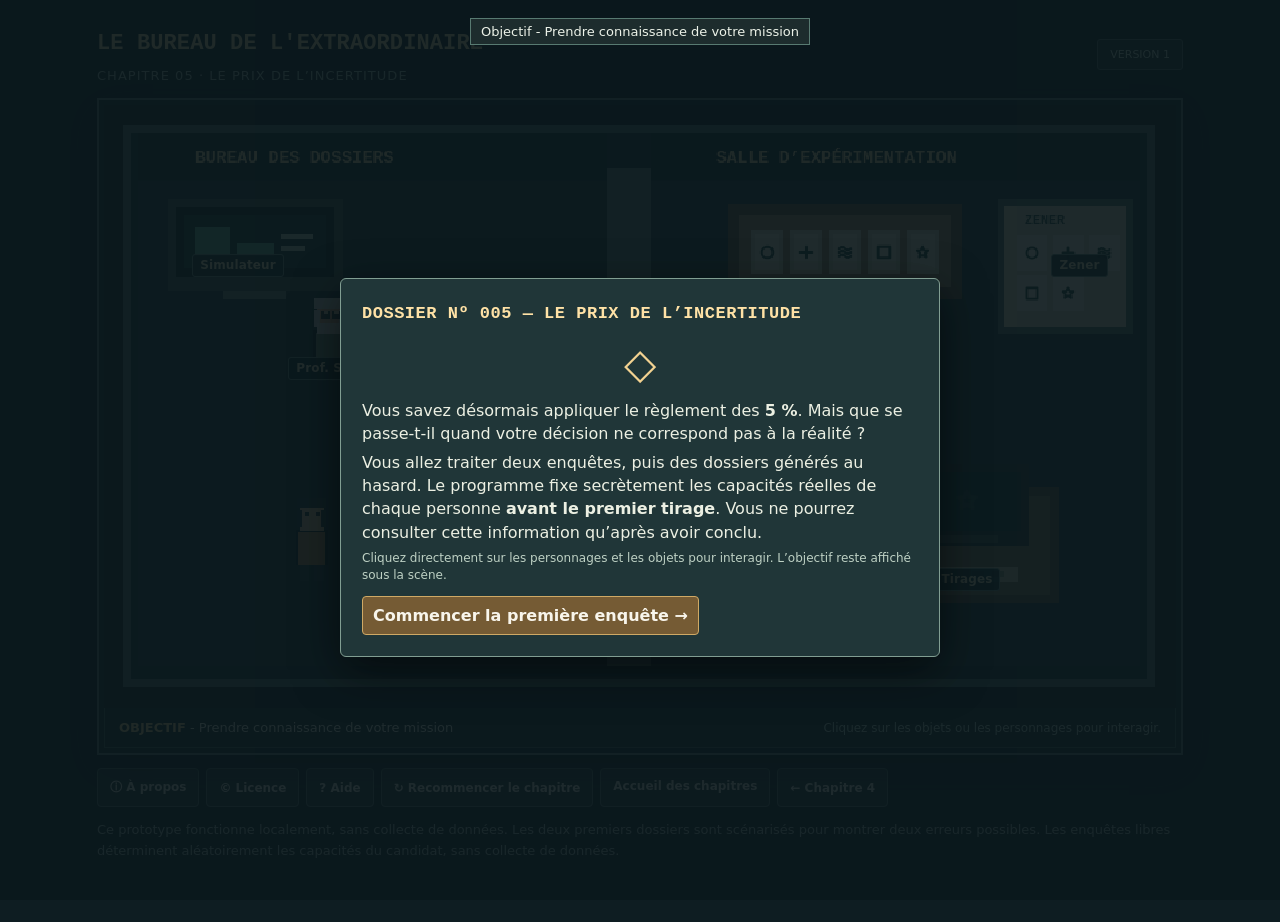
<file: chapitre5.html>
<!doctype html>
<html lang="fr">
<head>
<meta charset="utf-8"><meta name="viewport" content="width=device-width, initial-scale=1">
<title data-texte="interface.titre_onglet"></title>
<style>

:root{color-scheme:dark;--ink:#e8e8d7;--sub:#a8b7aa;--gold:#f0c677;--mint:#79d9b1;--panel:#1b282b;--line:#3c5352}
*{box-sizing:border-box}body{margin:0;background:radial-gradient(ellipse at top,#273d3a 0%,#101b22 65%);color:var(--ink);font-family:'DM Sans',system-ui,sans-serif;min-height:100vh}button{font:inherit;cursor:pointer}button:disabled{opacity:.45;cursor:not-allowed}button:focus-visible{outline:3px solid var(--gold);outline-offset:2px}a{color:var(--mint)}
.wrap{max-width:1100px;margin:auto;padding:22px 18px 45px}.head{display:flex;align-items:flex-start;justify-content:space-between;gap:12px;margin-bottom:14px}.head h1{font-family:'Press Start 2P',monospace;font-size:clamp(13px,2.2vw,22px);line-height:1.7;margin:0;color:#ffdf97}.head p{font-size:13px;letter-spacing:.12em;text-transform:uppercase;color:var(--sub);margin:6px 0 0}.stamp{border:1px solid var(--line);padding:9px 11px;font-size:11px;color:var(--mint);white-space:nowrap}
.shell{border:3px solid #566a5b;background:#0a151a;box-shadow:0 18px 60px #0008,inset 0 0 0 3px #253c35;position:relative;padding:8px}.game{position:relative;aspect-ratio:16/9;min-height:340px;overflow:hidden;background:#111b20}canvas{width:100%;height:100%;display:block;image-rendering:pixelated;touch-action:none}.overlay{position:absolute;inset:0;background:#09151bd9;display:flex;align-items:center;justify-content:center;padding:18px;z-index:5;overflow:auto}.overlay.hidden{display:none}.modal{background:#1b2a2d;border:2px solid #6c887a;box-shadow:8px 9px 0 #071216;padding:21px;max-width:760px;width:100%;max-height:100%;overflow-y:auto;scrollbar-color:#5e8a78 #152326}.modal h2{font-family:'Press Start 2P',monospace;font-size:clamp(11px,1.5vw,17px);line-height:1.7;color:var(--gold);margin:0 0 15px}.modal p{line-height:1.55;margin:9px 0}.person{color:var(--mint);font-weight:700;text-transform:uppercase;letter-spacing:.08em;font-size:12px}.dialogue{min-height:58px}.actions{display:flex;flex-direction:column;gap:8px;margin-top:17px}.actions.row{flex-direction:row;flex-wrap:wrap}.actions.compact{display:grid;grid-template-columns:repeat(3,minmax(0,1fr));gap:6px}.actions.compact .btn{font-size:12px;min-height:40px;padding:7px 9px}.btn{background:#31564e;border:1px solid #8fb6a0;color:#fff5dc;padding:10px 12px;text-align:left;font-weight:700;transition:background .15s,transform .15s}.btn:hover:not(:disabled){background:#437669;transform:translateY(-1px)}.btn.alt{background:#2c353b;border-color:#5a7075}.btn.gold{background:#8b673b;border-color:#e2b977}.btn.small{font-size:12px;padding:9px}.hud{display:flex;justify-content:space-between;align-items:center;gap:12px;flex-wrap:wrap;background:#1d2c2d;border:1px solid #3a5652;border-top:none;padding:10px 13px;font-size:13px}.hud strong{color:var(--gold)}.key{display:inline-block;border:1px solid #63776e;padding:2px 6px;background:#263e3b;color:#e4f0df;border-bottom-width:3px;border-radius:3px;font:12px monospace}.toolbar{margin-top:14px;display:flex;flex-wrap:wrap;gap:8px}.toolbar .btn{font-size:12px}.tactile{display:none;justify-content:center;gap:8px;align-items:center;margin-top:12px}.dpad{display:grid;grid-template-columns:repeat(3,38px);gap:3px}.dpad button,.interact{height:37px;background:#29443f;color:white;border:1px solid #688979}.interact{height:74px;padding:0 24px}.bottom{margin-top:13px;font-size:13px;color:#b4c6b8;line-height:1.55}.intro{background:linear-gradient(150deg,#253d37,#0e1b24)}.intro .modal{max-width:600px}.introart{font-size:52px;text-align:center;letter-spacing:14px;color:var(--gold);margin-bottom:8px}.toast{position:absolute;top:17px;left:50%;transform:translateX(-50%);background:#112b27ee;border:1px solid #7cd9a9;padding:9px 14px;white-space:normal;max-width:90%;text-align:center;z-index:2;font-size:13px;pointer-events:none}.toast.hidden{display:none}.hint{position:absolute;bottom:10px;left:50%;transform:translateX(-50%);background:#111e24e8;border:1px solid #587d70;padding:6px 12px;font-size:12px;pointer-events:none;white-space:nowrap}.hidden{display:none!important}
.cards{display:flex;justify-content:center;gap:clamp(4px,1.5vw,13px);margin:9px 0}.card{background:#eee7d7;color:#26332d;width:clamp(42px,8vw,67px);height:clamp(56px,10vw,87px);border:3px solid #cfbea0;display:grid;place-items:center;box-shadow:3px 4px 0 #0b1414;position:relative}.card.back{background:repeating-linear-gradient(45deg,#365c56,#365c56 8px,#2a4542 8px,#2a4542 16px);border-color:#7a9687;color:#b0d1c2}.card.good{outline:3px solid #7ddab0;outline-offset:1px}.card.bad{outline:3px solid #b37c69;outline-offset:1px}.symbol{width:70%;height:70%}.twoRows{display:grid;grid-template-columns:1fr;gap:5px}.small-label{text-align:center;color:#cad6cb;font-size:12px;font-weight:700;letter-spacing:.045em}.tiny{font-size:12px;color:#bed1c4}.emph{color:var(--gold);font-weight:700}.mint{color:var(--mint)}.note{border-left:3px solid #89b9a0;padding:8px 12px;background:#101d20;font-size:13px;line-height:1.5;margin:10px 0}.stats{display:grid;grid-template-columns:repeat(3,minmax(0,1fr));gap:9px;margin:11px 0}.stat{background:#101d20;padding:11px;border:1px solid #385e50;min-width:0}.stat b{display:block;font-size:clamp(17px,2.8vw,24px);color:var(--mint);font-variant-numeric:tabular-nums}.stat span{font-size:11px;color:var(--sub)}.compare{background:#111f23;border:1px solid #466156;padding:12px;margin-top:10px}.barline{display:grid;grid-template-columns:110px 1fr 70px;align-items:center;gap:9px;margin:9px 0;font-size:12px}.bartrack{background:#283a3a;height:15px;overflow:hidden}.barfill{height:100%;background:#7bc7aa;transition:width .2s}.barfill.rare{background:#e4bd76}.line{border-top:1px solid #526b61;margin:14px 0}.challenge{padding:10px;background:#14272a;border:1px solid #4c7365}.success{color:#85dfb1;font-weight:700}.warning{color:#f0c677}.littlerule{border:1px solid #537466;padding:8px 10px;background:#152622;font-size:12px;line-height:1.45}.dividerSpacer{height:6px}
@media(max-width:650px){.wrap{padding:10px 7px 35px}.head{padding:0 5px}.stamp{display:none}.shell{padding:3px}.game{aspect-ratio:4/5;min-height:570px}.overlay{padding:8px}.modal{padding:13px}.modal h2{margin-bottom:10px}.tactile{display:flex}.hud{font-size:12px}.hint{font-size:10px}.stats{gap:5px}.stat{padding:7px}.actions.compact{grid-template-columns:repeat(2,minmax(0,1fr))}.barline{grid-template-columns:84px 1fr 57px;gap:5px;font-size:11px}.card{width:clamp(40px,12vw,62px);height:clamp(53px,17vw,78px)}}

.hist{display:flex;gap:2px;align-items:stretch;height:166px;border-bottom:2px solid #729181;margin:10px 0 24px;padding:0 2px;position:relative}
.hcol{flex:1;min-width:0;display:flex;flex-direction:column;justify-content:flex-end;align-items:center;position:relative}
.hbar{width:100%;max-width:35px;min-height:1px;background:#6da58f;transition:height .25s;position:relative}
.hbar.tail{background:#f0c677}
.hlabel{position:absolute;bottom:-18px;font-size:10px;color:#a8c9b9;left:50%;transform:translateX(-50%)}
.hobs{position:absolute;bottom:0;top:0;left:39.5%;border-left:2px dashed #f0c677;pointer-events:none;opacity:.6}
.scoretable{display:grid;grid-template-columns:repeat(10,minmax(0,1fr));gap:4px;margin:10px 0}
.scoredot{padding:5px 2px;background:#314047;border:1px solid #5e7370;text-align:center;font:11px monospace;color:#d0ddd4}
.scoredot.hit{background:#245947;border-color:#88d8b3;color:#d0ffe5}
@media(max-width:650px){.hist{height:130px;gap:1px}.hlabel{font-size:9px}.scoretable{grid-template-columns:repeat(5,minmax(0,1fr))}}


.modal.sim-screen{padding:12px 17px}
.sim-screen h2{margin:0 0 8px}
.sim-screen p{margin:5px 0;line-height:1.38}
.sim-screen .stats{margin:6px 0}
.sim-screen .stat{padding:7px}
.sim-screen .note{padding:6px 9px;margin:6px 0}
.sim-screen .hist{height:112px;margin:5px 0 20px}
.sim-screen .line{margin:7px 0}
.sim-screen .actions{margin-top:7px;gap:4px}
.sim-screen .actions.compact .btn{padding:5px 7px;min-height:32px;font-size:11px}

/* v0.4: compact conversations, no scrolling to read speech */
.overlay.dialog-mode{position:fixed;inset:0;z-index:90;padding:clamp(9px,3vw,28px);background:#07151be8}
.overlay.dialog-mode .modal{width:min(100%,645px);max-height:calc(100dvh - 24px);padding:clamp(11px,2vw,20px);overflow-y:auto}
.overlay.dialog-mode .modal h2{margin-bottom:9px}
.overlay.dialog-mode .modal p{margin:4px 0;line-height:1.46}
.overlay.dialog-mode .modal .actions{margin-top:11px;gap:6px}
.overlay.dialog-mode .modal .btn{padding:9px 11px}
.speech{display:flex;gap:14px;align-items:flex-start;min-height:82px}
.speech-copy{flex:1;min-width:0}
.speech-portrait{flex:0 0 74px;width:74px;height:85px;background:#243c38;border:2px solid #729787;box-shadow:3px 3px 0 #0c171c;display:flex;align-items:center;justify-content:center}
.speech-portrait svg{width:70px;height:80px;image-rendering:pixelated}
.speech .person{margin:1px 0 6px}
.review-answered{border-left:3px solid #83dcaf;background:#15352d;padding:9px 12px;margin:8px 0;color:#e9f4e9;font-size:13px;line-height:1.45}
.review-answered b{color:#a8efc7}
.review-answered .chosen{display:block;margin:5px 0}
.series-tabs{display:flex;justify-content:center;gap:5px;flex-wrap:wrap;margin:9px 0}
.series-tabs button{border:1px solid #68887a;background:#233a38;color:#e5e9dc;padding:7px 10px;font-size:11px;font-weight:700}
.series-tabs button.current{background:#8b673b;border-color:#f0c677;color:#fff6e2}
.series-tabs button:disabled{opacity:.35;cursor:not-allowed}
.series-summary{text-align:center;font-size:12px;color:#d5e6d8;margin:7px 0}
.card.flip-in{animation:card-appear .45s ease-out both}
@keyframes card-appear{0%{transform:rotateY(90deg);opacity:.3}100%{transform:rotateY(0);opacity:1}}
@media(max-width:530px){.speech{gap:9px}.speech-portrait{flex-basis:56px;width:56px;height:67px}.speech-portrait svg{width:52px;height:65px}.overlay.dialog-mode .modal .btn{font-size:12px;padding:8px}.overlay.dialog-mode .modal{padding:11px}}


/* v0.7 – legible, character-led story interface */
.speech-portrait{border:2px solid #91b4a0;flex:0 0 88px;width:88px;height:88px;overflow:hidden;background:#20362f}
.speech-portrait img{width:100%;height:100%;object-fit:cover;image-rendering:pixelated}
.modal .dialogue{min-height:unset}
.overlay.dialog-mode .modal{max-width:690px;max-height:calc(100dvh - 20px);overflow:auto}
.overlay.dialog-mode{padding:10px;align-items:center}
.overlay.dialog-mode .modal .actions .btn{padding:8px 10px;font-size:clamp(12px,1.4vw,14px);line-height:1.35}
.mission-chip{display:inline-flex;align-items:center;gap:5px;border:1px solid #d4c28b;background:#272b25;color:#f9e2a4;font-size:11px;padding:3px 7px}
.helpstrip{border-top:1px solid #58736a;padding-top:9px;line-height:1.45;color:#d1d9cd}
.trail{font-size:11px;color:#aacbb8;border:1px dashed #648775;padding:7px;margin-top:9px}
@media(max-width:560px){.speech-portrait{width:62px;height:72px;flex-basis:62px}.speech{gap:8px}.overlay.dialog-mode .modal{padding:9px;max-height:calc(100dvh - 12px)}.overlay.dialog-mode .modal .actions{gap:5px;margin-top:7px}.overlay.dialog-mode .modal p{font-size:13px;line-height:1.4}}

/* Keep complete question and dialogue boxes visible within the window. */
.overlay:not(.hidden){position:fixed;inset:0;z-index:90;padding:clamp(7px,2vh,18px);background:#07151be8;align-items:center;justify-content:center}
.overlay:not(.hidden) .modal{max-height:calc(100dvh - 22px);overflow-y:auto;scrollbar-color:#638a7a #152326}
.overlay:not(.hidden) .modal h2{font-size:clamp(12px,1.6vw,17px);margin-bottom:10px}
.overlay:not(.hidden) .modal p{margin:6px 0;line-height:1.45}
.overlay:not(.hidden) .modal .actions{margin-top:11px;gap:6px}
.overlay:not(.hidden) .modal .btn{padding:8px 10px;line-height:1.35}
@media(max-width:560px){.overlay:not(.hidden){padding:5px}.overlay:not(.hidden) .modal{padding:9px;max-height:calc(100dvh - 10px)}}


/* V0.7: lisibilité, repères cliquables et harmonisation */
body{background:#112024}
.game{min-height:0;aspect-ratio:16/9}
canvas{image-rendering:pixelated;image-rendering:crisp-edges}
.modal,.overlay:not(.hidden) .modal{background:#1b3030;border-color:#779d90;box-shadow:5px 5px 0 #09181b}
.modal h2{color:#f1d69a}
.overlay:not(.hidden){background:rgba(10,24,28,.91)}
.note,.compare{background:#203c3b!important;color:#e4eee7!important;border-color:#587a71!important}
.warning,.error,.bad-feedback{color:#f5d79a!important;background:#463a2c!important;border:1px solid #987b4b!important}
.review-answered{background:#1a4038;border-color:#7dd1ae;color:#f0f8ef}
.speech-portrait{background:#18332d;box-shadow:2px 2px 0 #0b191b;border-color:#85aa97}
.speech-portrait img{image-rendering:pixelated;object-position:center 12%}
.hud{position:sticky;bottom:0;z-index:3;box-shadow:0 -5px 18px #09161666}
.scene-hotspot{position:absolute;border:1px solid #8cae9c;outline:2px solid transparent;outline-offset:1px;border-radius:4px;background:rgba(10,34,30,.07);color:#fff5d6;cursor:pointer;z-index:2;transition:background .15s,border-color .15s;display:flex;align-items:flex-end;justify-content:center;padding:2px}
.scene-hotspot span{font-family:system-ui,sans-serif;font-size:clamp(9px,1.2vw,12px);font-weight:800;line-height:1.1;white-space:nowrap;background:#1b3531ed;padding:4px 5px;box-shadow:1px 2px #091916;border:1px solid #6b9783;color:#f3e2ac}
.scene-hotspot[data-hotspot=report]{border:3px solid #f4d17f;background:rgba(193,152,65,.12)}
.scene-hotspot:hover,.scene-hotspot:focus-visible{background:#62c79b44;border-color:#c8f3d8;outline-color:#d8e8c9}
.scene-hotspot[data-hotspot=report]:hover{background:#e1aa4d55}
#hint{display:none!important}
.tactile,.dpad{display:none!important}
.controls .key{display:none}
.scene-instructions{font-size:12px;color:#bdd9cc}
.introart{font-family:monospace;font-size:42px;letter-spacing:0;text-align:center;margin:4px 0 8px}
.overlay.dialog-mode .modal .btn{font-size:clamp(12px,1.2vw,14px)}
.overlay.dialog-mode .speech-copy p{line-height:1.4}
.modal .feedback-wrong{margin-top:9px;padding:9px 12px;background:#3a362c;border:1px solid #9b8c65;color:#f4dfb1}
@media(max-width:650px){.game{aspect-ratio:16/9;min-height:260px}.scene-hotspot span{font-size:9px;padding:2px 3px}.scene-hotspot{padding:0}.hud{font-size:11px}.modal .actions{gap:5px}}

/* Indication contextuelle : la prochaine interaction utile */
.scene-hotspot.is-next{border-color:#f9d47c;box-shadow:inset 0 0 0 2px #e9b85e55,0 0 0 2px #f0c77055;background:#d59e4130}
.scene-hotspot.is-next::before{content:"!";position:absolute;top:-15px;left:calc(50% - 14px);width:28px;height:28px;display:grid;place-items:center;background:#f6cc70;color:#243a32;border:2px solid #fdf0bd;border-radius:50%;font:900 19px/1 system-ui,Arial,sans-serif;box-shadow:0 2px 0 #172821,0 0 0 3px #151f1b;z-index:3;pointer-events:none;animation:next-pulse 1.9s ease-in-out infinite}
@keyframes next-pulse{0%,100%{transform:translateY(0)}50%{transform:translateY(-4px)}}
@media(prefers-reduced-motion:reduce){.scene-hotspot.is-next::before{animation:none}}
</style>
<link rel="stylesheet" href="assets/interface.css">
<link rel="stylesheet" href="assets/epure.css?v=10">
<script src="assets/dialogues.js"></script>
</head>
<body><main class="wrap" data-attente-contenu hidden>
<header class="head"><div><h1 data-texte="commun.interface.titre_chapitre"></h1><p data-texte="interface.sous_titre"></p></div><div class="stamp" data-texte="commun.interface.version"></div></header>
<div class="shell"><div class="game" id="game"><canvas id="world" width="800" height="450" data-texte-aria="commun.interface.plan_alt"></canvas><div class="scene-actions" data-texte-aria="commun.interface.elements_interactifs">
<button class="scene-hotspot" data-hotspot="sim" style="left:4%;top:8%;width:17%;height:21%"><span data-texte="commun.interface.zones.sim"></span></button>
<button class="scene-hotspot" data-hotspot="null" style="left:14.4%;top:27%;width:13%;height:19%"><span data-texte="commun.interface.zones.null"></span></button>
<button class="scene-hotspot" data-hotspot="report" style="left:26%;top:58%;width:19%;height:24%"><span data-texte="commun.interface.zones.report"></span></button>
<button class="scene-hotspot" data-hotspot="candidate" style="left:64%;top:25%;width:14%;height:21%"><span data-texte="commun.interface.zones.candidate"></span></button>
<button class="scene-hotspot" data-hotspot="zener" style="left:85%;top:9%;width:12%;height:20%"><span data-texte="commun.interface.zones.zener"></span></button>
<button class="scene-hotspot" data-hotspot="experiment" style="left:72%;top:54%;width:17%;height:27%"><span data-texte="commun.interface.zones.experiment"></span></button>
</div><div class="toast hidden" id="toast"></div><div class="hint" id="hint" data-texte="interface.indice_scene"></div><div class="overlay intro" id="overlay" role="dialog" aria-modal="true" aria-labelledby="dialog-title"><p class="dialog-objective" id="dialog-objective"></p><div class="modal" id="modal"></div></div></div>
<div class="hud"><div><strong data-texte="commun.interface.etiquette_objectif"></strong><span id="objective" aria-live="polite" data-texte="commun.interface.objectif_initial"></span></div><div><span class="scene-instructions" data-texte="commun.interface.consignes_scene"></span></div></div></div>
<div class="tactile"><div class="dpad"><span></span><button data-move="up" aria-label="Haut">▲</button><span></span><button data-move="left" aria-label="Gauche">◀</button><button data-move="down" aria-label="Bas">▼</button><button data-move="right" aria-label="Droite">▶</button></div><button class="interact" id="touchE">INTERAGIR</button></div>
<div class="toolbar"><button class="btn alt" id="about" data-texte="commun.interface.commandes.a_propos"></button><button class="btn alt" id="licence" data-texte="commun.interface.commandes.licence"></button><button class="btn alt" id="help" data-texte="interface.commandes.aide"></button><button class="btn alt" id="reset" data-texte="commun.interface.commandes.recommencer"></button><a class="btn alt" href="index.html" data-texte="commun.interface.commandes.accueil"></a><button class="btn alt" id="back" data-texte="interface.commandes.chapitre_precedent"></button></div>
<p class="bottom" data-texte="interface.note"></p>
</main>
<script src="assets/contenus.js?v=10" data-page="chapitre5" data-jeu="assets/chapitre5.js?v=10"></script></body></html>
</file>
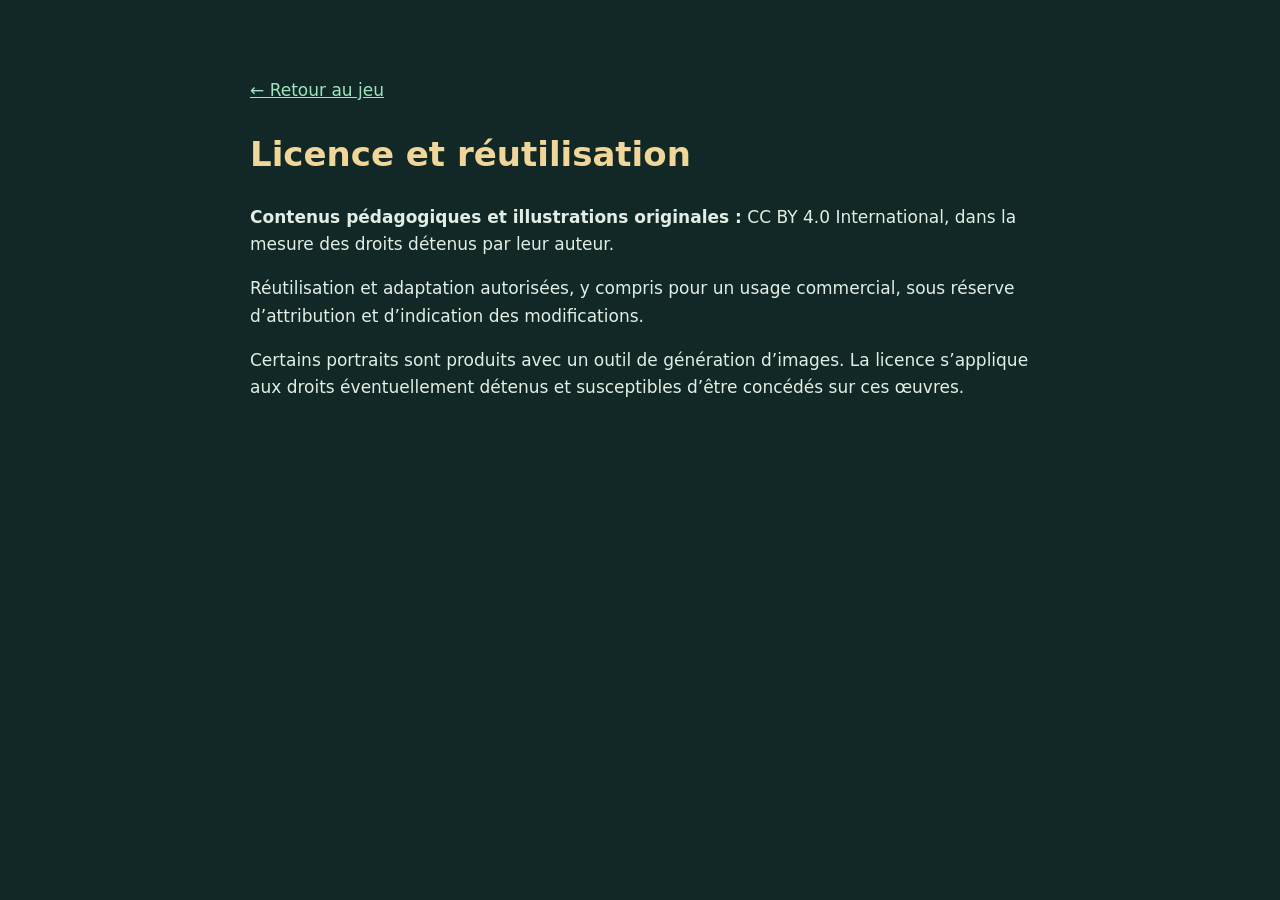
<file: LICENCE.html>
<!doctype html><html lang="fr"><head><meta charset="utf-8"><meta name="viewport" content="width=device-width,initial-scale=1"><title data-texte="commun.licence.page.titre_onglet"></title><style>body{max-width:780px;margin:40px auto;padding:20px;background:#122826;color:#e1eee5;font:17px/1.6 system-ui}a{color:#9ce5bf}h1{color:#f1d69a}</style></head><body><main data-html="commun.licence.page.texte" data-attente-contenu hidden></main><script src="assets/contenus.js"></script></body></html>
</file>
<file: assets/interface.css>
button, a { touch-action: manipulation; }

.toolbar a.btn { text-decoration: none; }
html.dialog-open { overflow: hidden; }

:where(button, a):focus-visible {
  outline: 2px solid #f6da93;
  outline-offset: 2px;
}

.overlay:not(.hidden) {
  display: grid;
  grid-template-rows: auto minmax(0, 1fr);
  justify-items: center;
  overflow: hidden;
}

.dialog-objective {
  max-width: 100%;
  margin: 0 0 8px;
  padding: 5px 10px;
  background: #1d2c2d;
  color: #ecf2e8;
  border: 1px solid #587a71;
  font-size: 13px;
  text-align: center;
}

.overlay:not(.hidden) .modal {
  max-height: 100%;
  overscroll-behavior: contain;
}

.modal h2:focus { outline: none; }
.overlay:not(.hidden) .modal button { min-height: 36px; }
.series-tabs button { font-size: 12px; }
.series-tabs button.current { background: #70512c; }

.card.good::after, .card.bad::after {
  position: absolute;
  right: 1px;
  bottom: 0;
  font: 800 13px/1 system-ui, sans-serif;
}
.card.good::after { content: "✓"; color: #134f39; }
.card.bad::after { content: "×"; color: #742d1e; }

@media (max-width: 650px) {
  .hud { gap: 4px; font-size: 13px; }
  .overlay:not(.hidden) .modal p { font-size: 14px; }
  .overlay:not(.hidden) .modal .btn { font-size: 14px; }
  .scene-hotspot span { font-size: 10px; }
}

@media (prefers-reduced-motion: reduce) {
  .card.flip-in { animation: none; }
}

/* La hauteur minimale mobile conserve les cibles tactiles sans élargir le plan. */
.game { width: 100%; }
.game canvas { touch-action: pan-y pinch-zoom; }

.toast { pointer-events: none; }
</file>
<file: assets/epure.css>
/* Le Bureau de l’extraordinaire — interface épurée v1.0 */
:root{--ink:#ecf0e3;--sub:#bad0c7;--gold:#f2d291;--mint:#92dabe;--line:#57756c}
body{background:#0e1d22;color:var(--ink);font-family:system-ui,-apple-system,'Segoe UI',sans-serif}
.wrap{max-width:1120px;padding:25px 17px 48px}
.head{margin-bottom:15px;align-items:center}
.head h1{font-family:ui-monospace,Consolas,monospace;letter-spacing:.005em;font-weight:800;color:#f1daa7}
.head p{color:#a9c1b7;letter-spacing:.08em}
.stamp{background:#1e3435;border:1px solid #55726d;color:#d3eadb;padding:8px 12px;border-radius:3px}
.shell{border:2px solid #657f78;background:#14272b;padding:5px;box-shadow:0 13px 36px #06101277}
.game{background:#1c3439}
.hud{background:#182c2e;border-color:#455f57;box-shadow:none;padding:12px 14px}
.toolbar{gap:7px;margin-top:13px}
.btn{background:#31594f;border:1px solid #90b7a5;border-radius:4px;color:#f8f5eb;box-shadow:none;transition:background .1s}
.btn:hover:not(:disabled){background:#457569;transform:none}
.btn.alt{background:#25383c;border-color:#5b7570}
.btn.gold{background:#755b34;border-color:#cfa965}
.modal,.overlay:not(.hidden) .modal{background:#203638!important;border:1px solid #819e92!important;border-radius:6px;box-shadow:0 14px 45px #0008!important}
.modal h2{font-family:ui-monospace,monospace;letter-spacing:.03em;color:#ffe2a6;font-size:clamp(13px,1.55vw,18px)}
.note,.compare{background:#23413e!important;border-color:#72a390!important}
.review-answered{background:#21483e;border-left:4px solid #91deb6;color:#eff8ed}
.speech-portrait{border:2px solid #8bb5a0;background:#203d37;box-shadow:none;border-radius:4px;overflow:hidden;flex-basis:86px;width:86px;height:86px}
.speech-portrait img{image-rendering:pixelated;object-fit:cover;object-position:center;width:100%;height:100%}
.scene-hotspot{border:2px solid transparent!important;background:transparent!important;outline:none!important;box-shadow:none!important;border-radius:6px;align-items:flex-end;justify-content:center;padding:1px}
.scene-hotspot span{font-size:clamp(10px,1.14vw,12px);border:1px solid #719489;border-radius:3px;background:#112e30f0;color:#f4e6bb;padding:4px 7px;box-shadow:none;letter-spacing:.01em}
.scene-hotspot:hover,.scene-hotspot:focus-visible{border-color:#a2d8bc!important;background:#89c4a522!important}
.scene-hotspot[data-hotspot=report]{border-color:transparent!important;background:transparent!important}
.scene-hotspot.is-next,.scene-hotspot[data-hotspot=report].is-next{border:2px solid #e9c26f!important;background:#deb76522!important;box-shadow:inset 0 0 0 1px #f4d99144!important}
.scene-hotspot.is-next::before{box-shadow:0 1px 0 #142625;border:2px solid #fff0bd;top:-15px}
.bottom{color:#acbfb8}
.game .toast{border-radius:4px;box-shadow:0 4px 15px #0b2025aa}
.transfer-example{background:#1c3638;padding:16px 18px;border-left:4px solid #86c7a7;border-radius:4px}
.transfer-example h3{margin:0 0 10px;color:#ffe0a5;font-size:17px}
.transfer-example p{line-height:1.6;margin:9px 0}
.hero img{image-rendering:pixelated;object-fit:cover;border-radius:5px}
@media(max-width:650px){.wrap{padding:12px 8px 26px}.speech-portrait{flex-basis:62px;width:62px;height:68px}.head h1{font-size:15px}.scene-hotspot span{font-size:10px;padding:3px 4px}}
</file>
